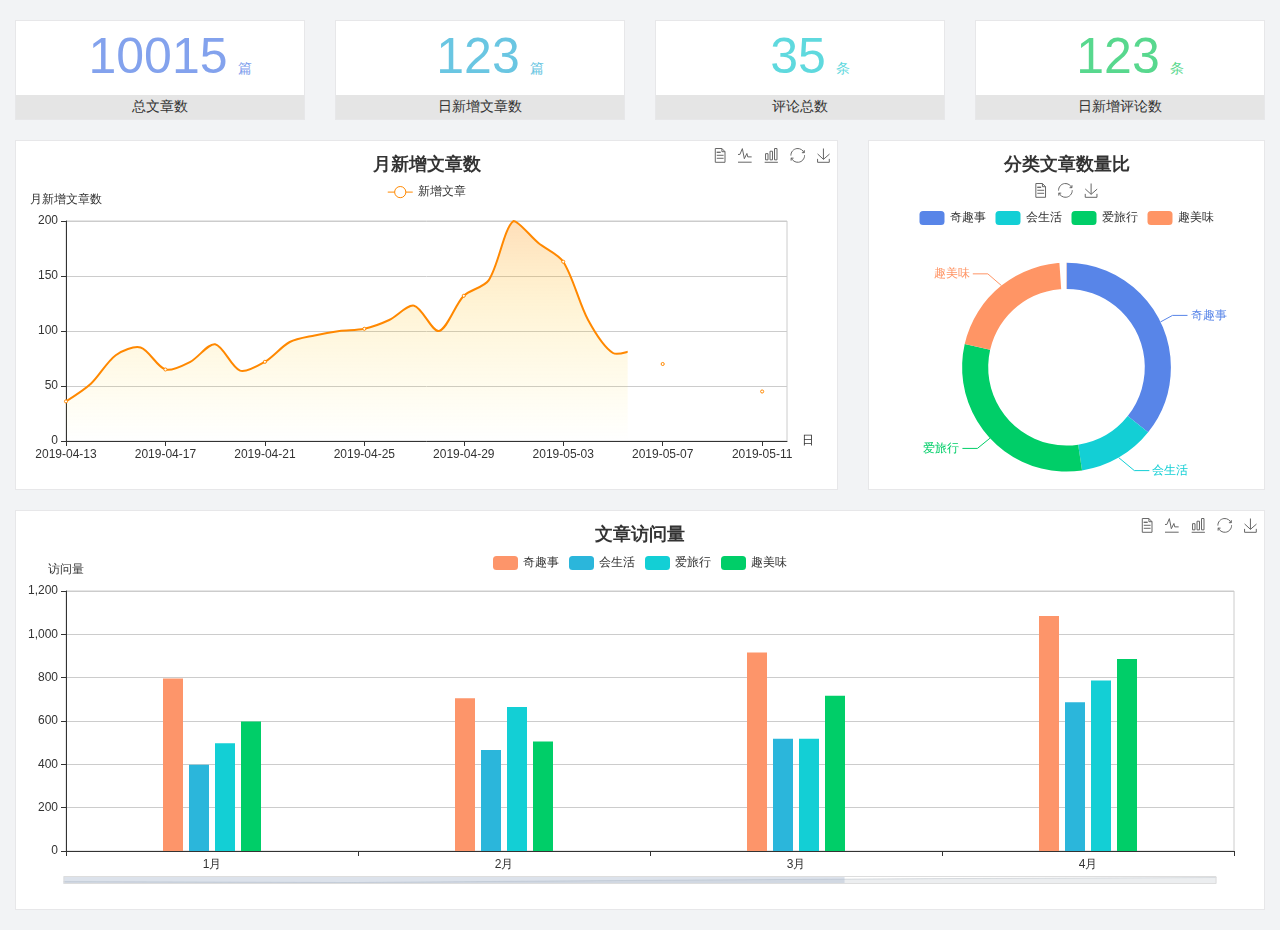
<file: home/dashboard.html>
<!DOCTYPE html>
<html lang="en">
  <head>
    <meta charset="UTF-8" />
    <meta name="viewport" content="width=device-width, initial-scale=1.0" />
    <meta http-equiv="X-UA-Compatible" content="ie=edge" />
    <title>图表统计</title>
    <link rel="stylesheet" href="../../assets/lib/bootstrap.css" />
    <link rel="stylesheet" href="../../assets/lib/main.css" />
    <script src="../../assets/lib/jquery.js"></script>
    <script
      type="text/javascript"
      src="../../assets/lib/echarts.min.js"></script>
  </head>

  <body>
    <div class="container-fluid">
      <div class="row spannel_list">
        <div class="col-sm-3 col-xs-6">
          <div class="spannel">
            <em>10015</em><span>篇</span>
            <b>总文章数</b>
          </div>
        </div>
        <div class="col-sm-3 col-xs-6">
          <div class="spannel scolor01">
            <em>123</em><span>篇</span>
            <b>日新增文章数</b>
          </div>
        </div>
        <div class="col-sm-3 col-xs-6">
          <div class="spannel scolor02">
            <em>35</em><span>条</span>
            <b>评论总数</b>
          </div>
        </div>
        <div class="col-sm-3 col-xs-6">
          <div class="spannel scolor03">
            <em>123</em><span>条</span>
            <b>日新增评论数</b>
          </div>
        </div>
      </div>
    </div>

    <div class="container-fluid">
      <div class="row curve-pie">
        <div class="col-lg-8 col-md-8">
          <div class="gragh_pannel" id="curve_show"></div>
        </div>
        <div class="col-lg-4 col-md-4">
          <div class="gragh_pannel" id="pie_show"></div>
        </div>
      </div>
    </div>

    <div class="container-fluid">
      <div class="column_pannel" id="column_show"></div>
    </div>

    <script>
      var oChart = echarts.init(document.getElementById("curve_show"));
      var aList_all = [
        {
          count: 36,
          date: "2019-04-13",
        },
        {
          count: 52,
          date: "2019-04-14",
        },
        {
          count: 78,
          date: "2019-04-15",
        },
        {
          count: 85,
          date: "2019-04-16",
        },
        {
          count: 65,
          date: "2019-04-17",
        },
        {
          count: 72,
          date: "2019-04-18",
        },
        {
          count: 88,
          date: "2019-04-19",
        },
        {
          count: 64,
          date: "2019-04-20",
        },
        {
          count: 72,
          date: "2019-04-21",
        },
        {
          count: 90,
          date: "2019-04-22",
        },
        {
          count: 96,
          date: "2019-04-23",
        },
        {
          count: 100,
          date: "2019-04-24",
        },
        {
          count: 102,
          date: "2019-04-25",
        },
        {
          count: 110,
          date: "2019-04-26",
        },
        {
          count: 123,
          date: "2019-04-27",
        },
        {
          count: 100,
          date: "2019-04-28",
        },
        {
          count: 132,
          date: "2019-04-29",
        },
        {
          count: 146,
          date: "2019-04-30",
        },
        {
          count: 200,
          date: "2019-05-01",
        },
        {
          count: 180,
          date: "2019-05-02",
        },
        {
          count: 163,
          date: "2019-05-03",
        },
        {
          count: 110,
          date: "2019-05-04",
        },
        {
          count: 80,
          date: "2019-05-05",
        },
        {
          count: 82,
          date: "2019-05-06",
        },
        {
          count: 70,
          date: "2019-05-07",
        },
        {
          count: 65,
          date: "2019-05-08",
        },
        {
          count: 54,
          date: "2019-05-09",
        },
        {
          count: 40,
          date: "2019-05-10",
        },
        {
          count: 45,
          date: "2019-05-11",
        },
        {
          count: 38,
          date: "2019-05-12",
        },
      ];

      let aCount = [];
      let aDate = [];

      for (var i = 0; i < aList_all.length; i++) {
        aCount.push(aList_all[i].count);
        aDate.push(aList_all[i].date);
      }

      var chartopt = {
        title: {
          text: "月新增文章数",
          left: "center",
          top: "10",
        },
        tooltip: {
          trigger: "axis",
        },
        legend: {
          data: ["新增文章"],
          top: "40",
        },
        toolbox: {
          show: true,
          feature: {
            mark: {
              show: true,
            },
            dataView: {
              show: true,
              readOnly: false,
            },
            magicType: {
              show: true,
              type: ["line", "bar"],
            },
            restore: {
              show: true,
            },
            saveAsImage: {
              show: true,
            },
          },
        },
        calculable: true,
        xAxis: [
          {
            name: "日",
            type: "category",
            boundaryGap: false,
            data: aDate,
          },
        ],
        yAxis: [
          {
            name: "月新增文章数",
            type: "value",
          },
        ],
        series: [
          {
            name: "新增文章",
            type: "line",
            smooth: true,
            itemStyle: {
              normal: {
                areaStyle: {
                  type: "default",
                },
                color: "#f80",
              },
              lineStyle: {
                color: "#f80",
              },
            },
            data: aCount,
          },
        ],
        areaStyle: {
          normal: {
            color: new echarts.graphic.LinearGradient(0, 0, 0, 1, [
              {
                offset: 0,
                color: "rgba(255,136,0,0.39)",
              },
              {
                offset: 0.34,
                color: "rgba(255,180,0,0.25)",
              },
              {
                offset: 1,
                color: "rgba(255,222,0,0.00)",
              },
            ]),
          },
        },
        grid: {
          show: true,
          x: 50,
          x2: 50,
          y: 80,
          height: 220,
        },
      };

      oChart.setOption(chartopt);

      var oPie = echarts.init(document.getElementById("pie_show"));
      var oPieopt = {
        title: {
          top: 10,
          text: "分类文章数量比",
          x: "center",
        },
        tooltip: {
          trigger: "item",
          formatter: "{a} <br/>{b} : {c} ({d}%)",
        },
        color: ["#5885e8", "#13cfd5", "#00ce68", "#ff9565"],
        legend: {
          x: "center",
          top: 65,
          data: ["奇趣事", "会生活", "爱旅行", "趣美味"],
        },
        toolbox: {
          show: true,
          x: "center",
          top: 35,
          feature: {
            mark: {
              show: true,
            },
            dataView: {
              show: true,
              readOnly: false,
            },
            magicType: {
              show: true,
              type: ["pie", "funnel"],
              option: {
                funnel: {
                  x: "25%",
                  width: "50%",
                  funnelAlign: "left",
                  max: 1548,
                },
              },
            },
            restore: {
              show: true,
            },
            saveAsImage: {
              show: true,
            },
          },
        },
        calculable: true,
        series: [
          {
            name: "访问来源",
            type: "pie",
            radius: ["45%", "60%"],
            center: ["50%", "65%"],
            data: [
              {
                value: 300,
                name: "奇趣事",
              },
              {
                value: 100,
                name: "会生活",
              },
              {
                value: 260,
                name: "爱旅行",
              },
              {
                value: 180,
                name: "趣美味",
              },
            ],
          },
        ],
      };
      oPie.setOption(oPieopt);

      var oColumn = this.echarts.init(document.getElementById("column_show"));
      var oColumnopt = {
        title: {
          text: "文章访问量",
          left: "center",
          top: "10",
        },
        tooltip: {
          trigger: "axis",
        },
        legend: {
          data: ["奇趣事", "会生活", "爱旅行", "趣美味"],
          top: "40",
        },
        toolbox: {
          show: true,
          feature: {
            mark: {
              show: true,
            },
            dataView: {
              show: true,
              readOnly: false,
            },
            magicType: {
              show: true,
              type: ["line", "bar"],
            },
            restore: {
              show: true,
            },
            saveAsImage: {
              show: true,
            },
          },
        },
        calculable: true,
        xAxis: [
          {
            type: "category",
            data: ["1月", "2月", "3月", "4月", "5月"],
          },
        ],
        yAxis: [
          {
            name: "访问量",
            type: "value",
          },
        ],
        series: [
          {
            name: "奇趣事",
            type: "bar",
            barWidth: 20,
            itemStyle: {
              normal: {
                areaStyle: {
                  type: "default",
                },
                color: "#fd956a",
              },
            },
            data: [800, 708, 920, 1090, 1200],
          },
          {
            name: "会生活",
            type: "bar",
            barWidth: 20,
            itemStyle: {
              normal: {
                areaStyle: {
                  type: "default",
                },
                color: "#2bb6db",
              },
            },
            data: [400, 468, 520, 690, 800],
          },
          {
            name: "爱旅行",
            type: "bar",
            barWidth: 20,
            itemStyle: {
              normal: {
                areaStyle: {
                  type: "default",
                },
                color: "#13cfd5",
              },
            },
            data: [500, 668, 520, 790, 900],
          },
          {
            name: "趣美味",
            type: "bar",
            barWidth: 20,
            itemStyle: {
              normal: {
                areaStyle: {
                  type: "default",
                },
                color: "#00ce68",
              },
            },
            data: [600, 508, 720, 890, 1000],
          },
        ],
        grid: {
          show: true,
          x: 50,
          x2: 30,
          y: 80,
          height: 260,
        },
        dataZoom: [
          //给x轴设置滚动条
          {
            start: 0, //默认为0
            end: 100 - 1000 / 31, //默认为100
            type: "slider",
            show: true,
            xAxisIndex: [0],
            handleSize: 0, //滑动条的 左右2个滑动条的大小
            height: 8, //组件高度
            left: 45, //左边的距离
            right: 50, //右边的距离
            bottom: 26, //右边的距离
            handleColor: "#ddd", //h滑动图标的颜色
            handleStyle: {
              borderColor: "#cacaca",
              borderWidth: "1",
              shadowBlur: 2,
              background: "#ddd",
              shadowColor: "#ddd",
            },
          },
        ],
      };
      oColumn.setOption(oColumnopt);
    </script>
  </body>
</html>
</file>
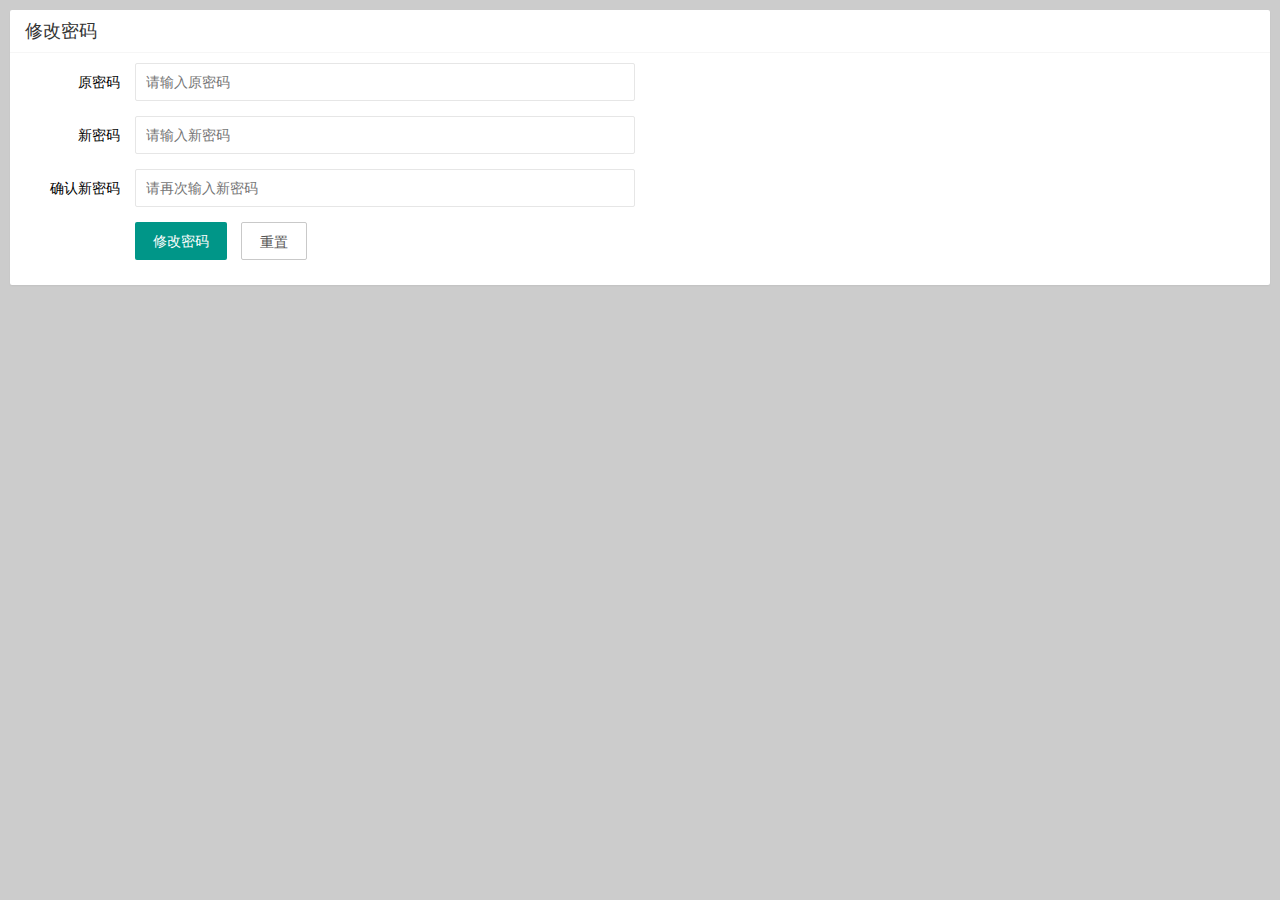
<file: user/reset-pwd.html>
<!DOCTYPE html>
<html lang="en">

<head>
    <meta charset="UTF-8">
    <meta http-equiv="X-UA-Compatible" content="IE=edge">
    <meta name="viewport" content="width=device-width, initial-scale=1.0">
    <title>Document</title>
    <link rel="stylesheet" href="../assets/lib/layui/css/layui.css">
    <link rel="stylesheet" href="../assets/css/user/user-info.css">

    <script src="../assets/lib/jquery.js"></script>

</head>

<body>

    <div class="layui-card">
        <div class="layui-card-header" style="font-size: large;">修改密码</div>
        <div class="layui-card-body">
            <!-- 1.  lay-filter:用于一致性获取表单值/赋值-->
            <form class="layui-form">

                <div class="layui-form-item">
                    <label class="layui-form-label"> 原密码</label>

                    <input type="password" name="oldPwd" required lay-verify="required|pwd" autocomplete="off" class="layui-input" placeholder="请输入原密码">
                </div>
                <div class="layui-form-item">
                    <label class="layui-form-label">新密码</label>

                    <input type="password" name="newPwd" required lay-verify="required|pwd" placeholder="请输入新密码" autocomplete="off" class="layui-input newpwd">
                </div>
                <div class="layui-form-item">

                    <label class="layui-form-label">确认新密码</label>
                    <input type="password" name="newPwd" required lay-verify="required|repwd" placeholder="请再次输入新密码" autocomplete="off" class="layui-input">
                </div>
                <div class="layui-form-item">
                    <div class="layui-input-block">
                        <button class="layui-btn" lay-submit lay-filter="formDemo">修改密码</button>
                        <button type="reset" class="layui-btn layui-btn-primary reset">重置</button>
                    </div>
                </div>

            </form>

        </div>
    </div>
    <script src="../assets/js/baseAPI.js"></script>
    <script src="../assets/lib/layui/layui.all.js"></script>
    <script src="../assets/js/user/reset-pwd.js"></script>


</body>

</html>
</file>
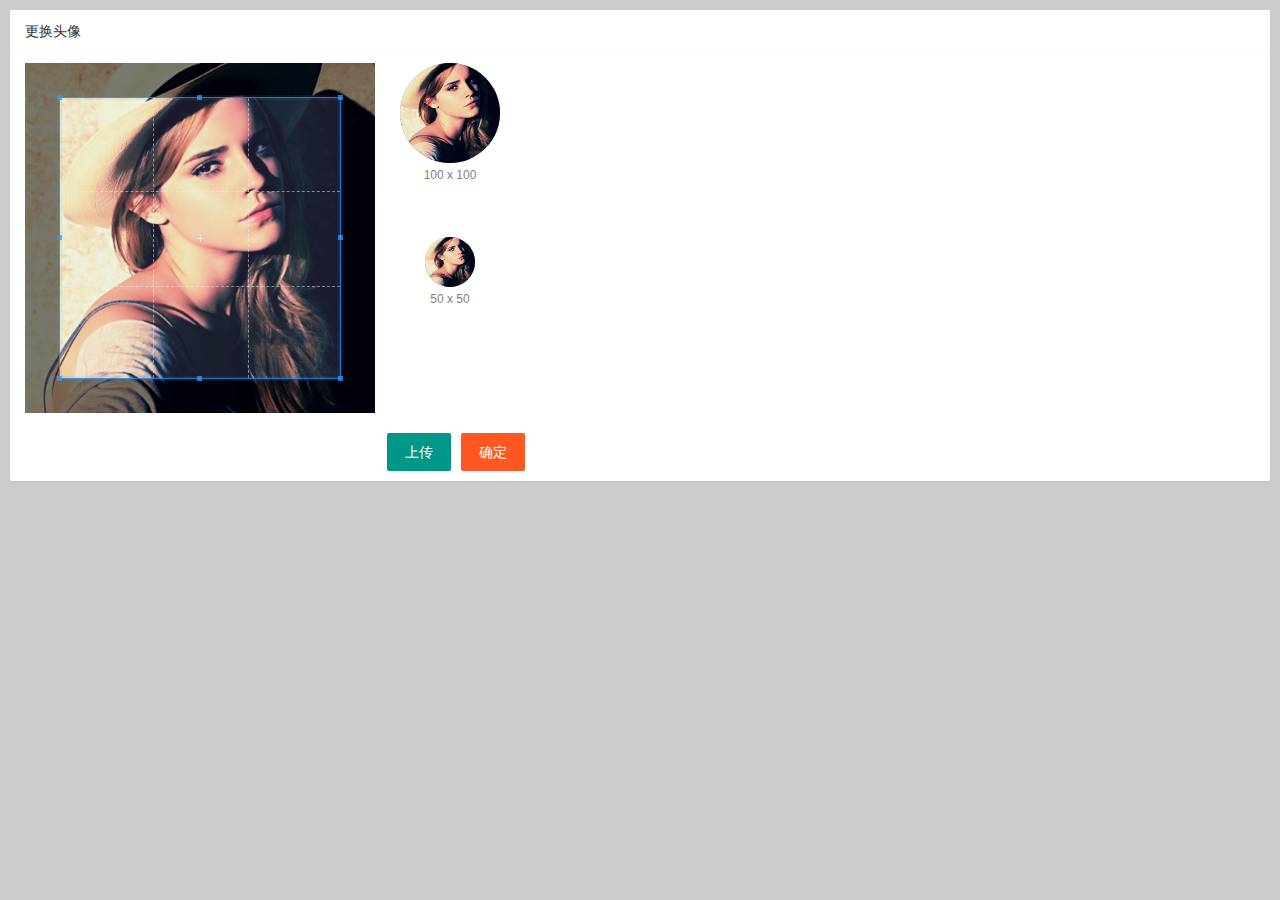
<file: user/user-avatar.html>
<!DOCTYPE html>
<html lang="en">

<head>
    <meta charset="UTF-8">
    <meta http-equiv="X-UA-Compatible" content="IE=edge">
    <meta name="viewport" content="width=device-width, initial-scale=1.0">
    <title>Document</title>
    <link rel="stylesheet" href="../assets/lib/layui/css/layui.css">
    <link rel="stylesheet" href="../assets/css/user/user-avatar.css">

    <!-- 更换头像：使用图片裁剪插件copper -->
    <!-- 1 导入scropper.csss -->
    <link rel="stylesheet" href="/assets/lib/cropper/cropper.css" />

</head>

<body>
    <div class="layui-card">
        <div class="layui-card-header">更换头像</div>
        <div class="layui-card-body">
            <!-- 第一行的图片裁剪和预览区域 -->
            <div class="row1">
                <!-- 图片裁剪区域 -->
                <div class="cropper-box">
                    <!-- 这个 img 标签很重要，将来会把它初始化为裁剪区域 -->
                    <img id="image" src="/assets/images/sample.jpg" />
                </div>
                <!-- 图片的预览区域 -->
                <div class="preview-box">
                    <div>
                        <!-- 宽高为 100px 的预览区域 -->
                        <div class="img-preview w100"></div>
                        <p class="size">100 x 100</p>
                    </div>
                    <div>
                        <!-- 宽高为 50px 的预览区域 -->
                        <div class="img-preview w50"></div>
                        <p class="size">50 x 50</p>
                    </div>
                </div>
            </div>

            <!-- 第二行的按钮区域 -->
            <div class="row2">
                <!-- 2 如何实现上传文件（裁剪图片）？ -->
                <!-- 2.1 隐藏的文件选择框：通常用于点击某个按钮实现选择文件功能 -->
                <!-- 2.3 显示文件选择的类型：accept：为jpeg/png的图片 -->
                <input type="file" style="display: none;" id="file" accept="image/png,image/jpeg">
                <button type="button" class="layui-btn" id="upload-btn">上传</button>
                <button type="button" class="layui-btn layui-btn-danger" id="confirn-btn">确定</button>
            </div>
        </div>
    </div>

    <!-- 2 导入corpper三个相关js文件js -->
    <script src="../assets/lib/jquery.js"></script>
    <script src="../assets/js/baseAPI.js"></script>
    <script src="../assets/lib/layui/layui.all.js"></script>
    <script src="../assets/lib/cropper/Cropper.js"></script>
    <script src="../assets/lib/cropper/jquery-cropper.js"></script>
    <script src="../assets/js/user/user-avatar.js"></script>


</body>

</html>
</file>
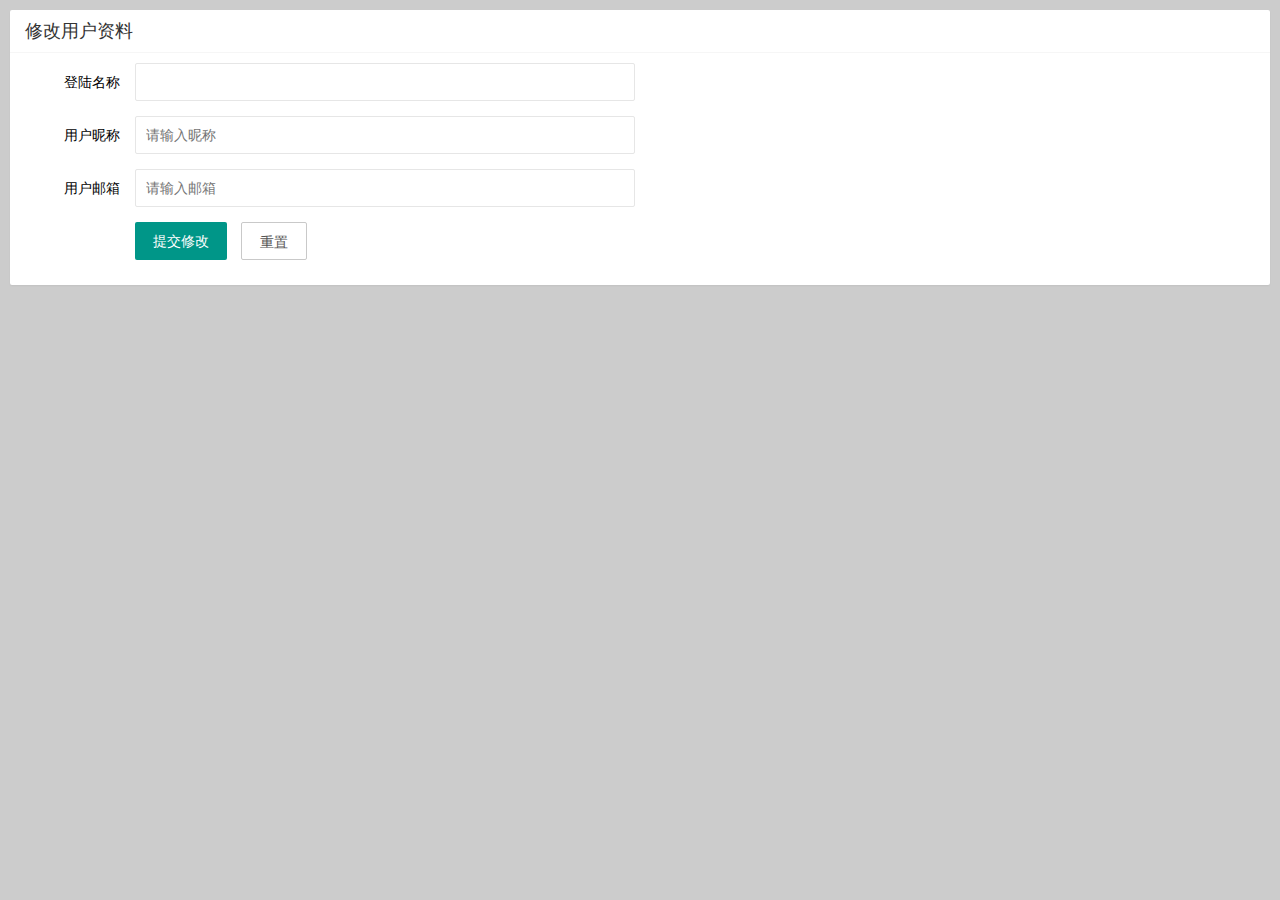
<file: user/user-info.html>
<!DOCTYPE html>
<html lang="en">

<head>
    <meta charset="UTF-8">
    <meta http-equiv="X-UA-Compatible" content="IE=edge">
    <meta name="viewport" content="width=device-width, initial-scale=1.0">
    <title>Document</title>
    <link rel="stylesheet" href="../assets/lib/layui/css/layui.css">
    <link rel="stylesheet" href="../assets/css/user/user-info.css">


    <script src="../assets/lib/jquery.js"></script>
    <script src="../assets/js/baseAPI.js"></script>
    <script src="../assets/js/user/user-info.js"></script>
</head>

<body>

    <div class="layui-card">
        <div class="layui-card-header" style="font-size: large;">修改用户资料</div>
        <div class="layui-card-body">
            <!-- 1.  lay-filter:用于一致性获取表单值/赋值-->
            <form class="layui-form" action="" lay-filter="userinfo-form">

                <!-- 输入框隐藏域：可用于赋值，比如用户id值，但不显示-->
                <input type="hidden" name="id">
                <!--  -->
                <div class="layui-form-item">
                    <label class="layui-form-label"> 登陆名称</label>

                    <input type="text" name="username" required lay-verify="required" autocomplete="off" class="layui-input" readonly>
                </div>
                <div class="layui-form-item">
                    <label class="layui-form-label">用户昵称</label>

                    <input type="text" name="nickname" required lay-verify="required" placeholder="请输入昵称" autocomplete="off" class="layui-input">
                </div>
                <div class="layui-form-item">

                    <label class="layui-form-label">用户邮箱</label>
                    <input type="email" name="email" required lay-verify="required" placeholder="请输入邮箱" autocomplete="off" class="layui-input">
                </div>
                <div class="layui-form-item">
                    <div class="layui-input-block">
                        <button class="layui-btn" lay-submit lay-filter="formDemo">提交修改</button>
                        <button type="reset" class="layui-btn layui-btn-primary reset">重置</button>
                    </div>
                </div>

            </form>

        </div>
    </div>

    <script src="../assets/lib/layui/layui.all.js"></script>


</body>

</html>
</file>
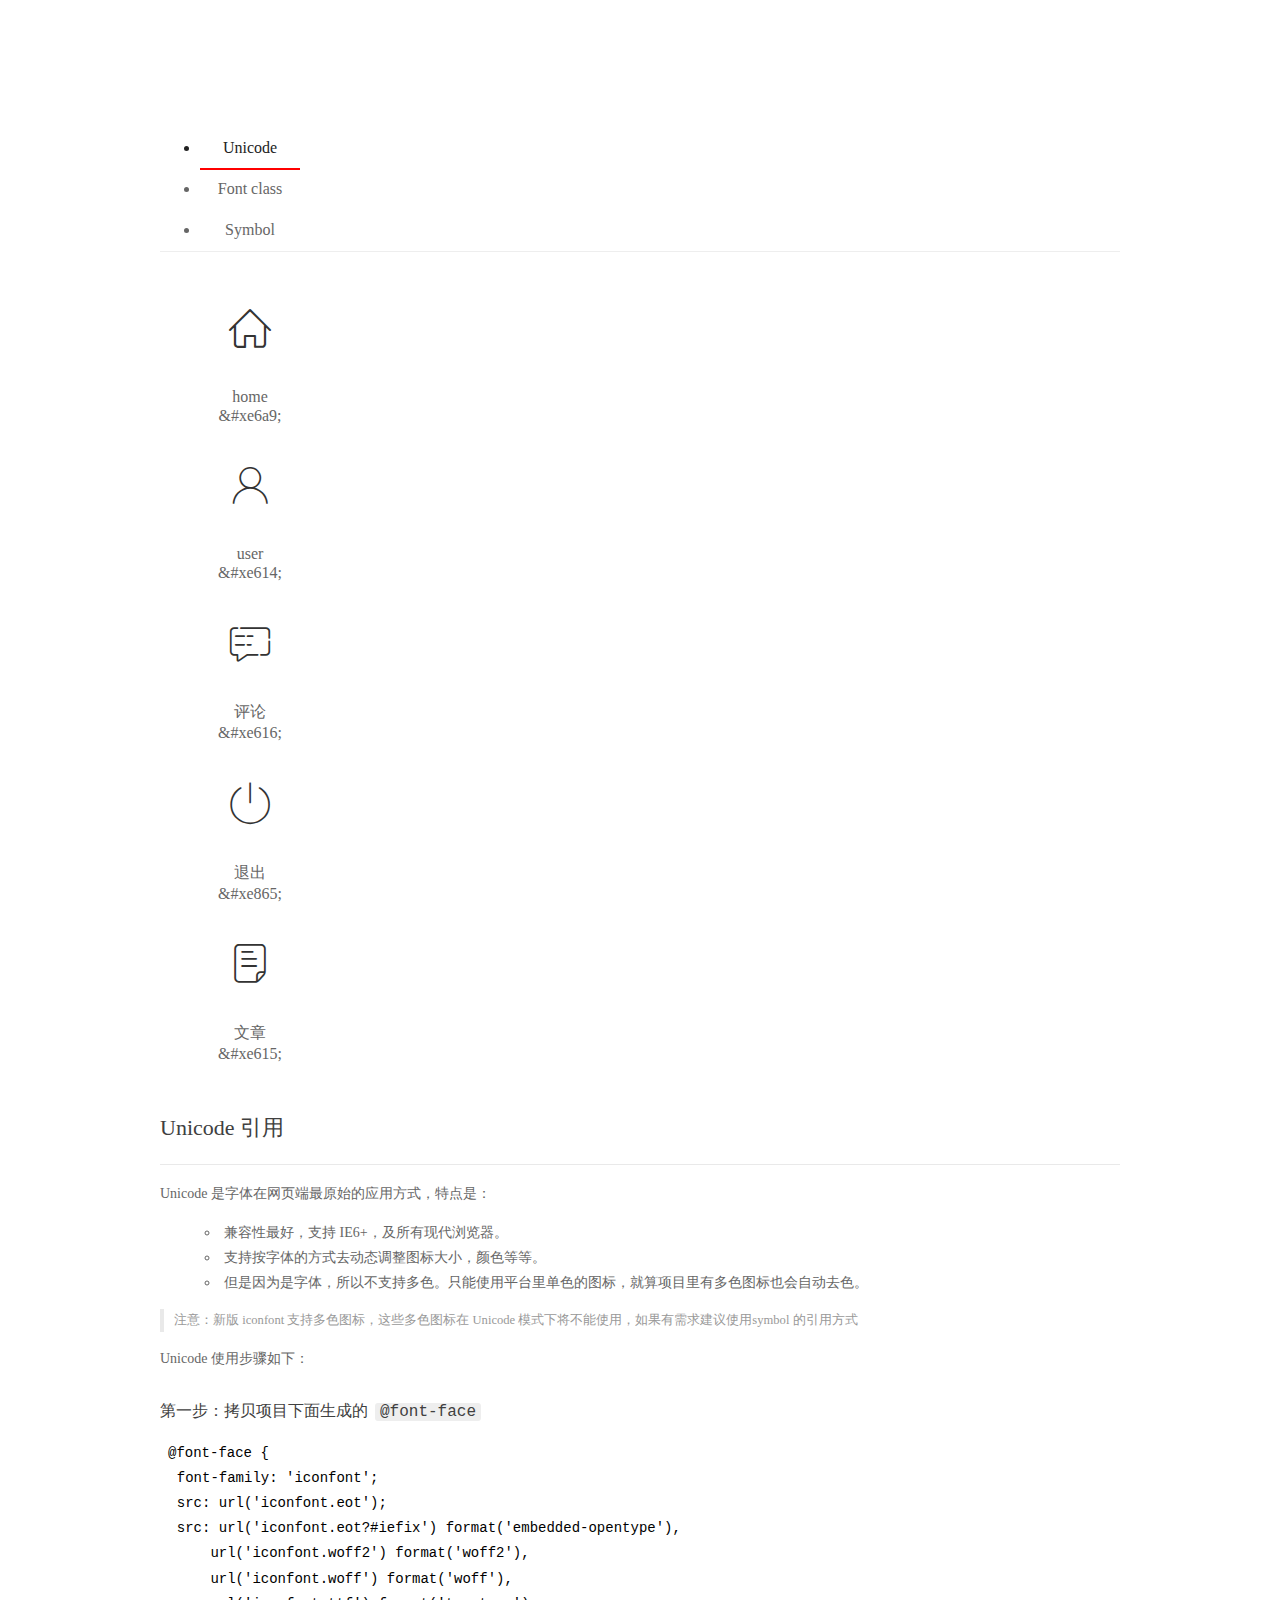
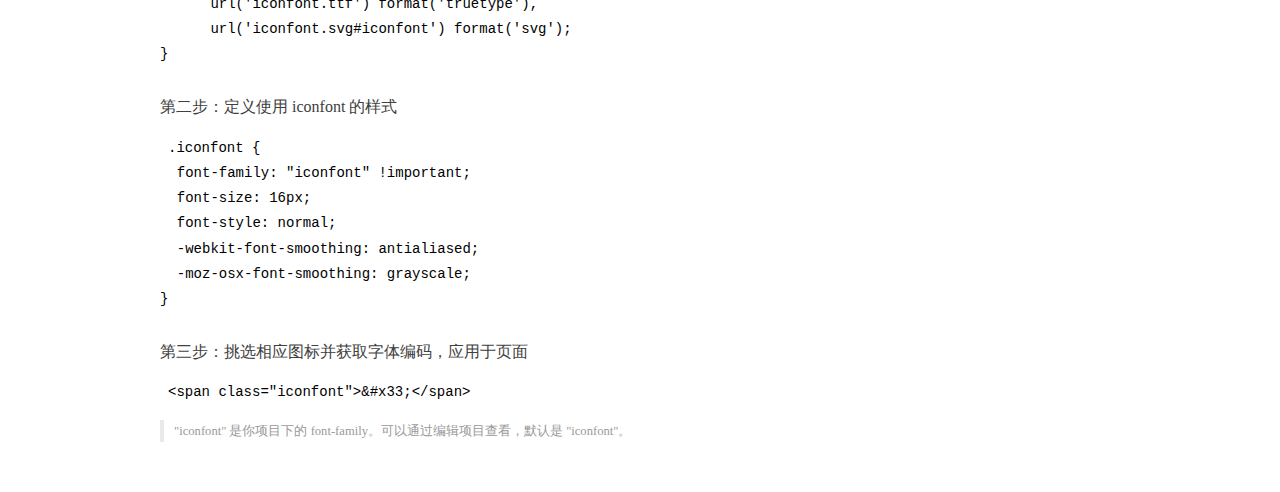
<file: assets/fonts/demo_index.html>
<!DOCTYPE html>
<html>
  <head>
    <meta charset="utf-8" />
    <title>IconFont Demo</title>
    <link
      rel="shortcut icon"
      href="https://gtms04.alicdn.com/tps/i4/TB1_oz6GVXXXXaFXpXXJDFnIXXX-64-64.ico"
      type="image/x-icon" />
    <link
      rel="stylesheet"
      href="https://g.alicdn.com/thx/cube/1.3.2/cube.min.css" />
    <link rel="stylesheet" href="demo.css" />
    <link rel="stylesheet" href="iconfont.css" />
    <script src="iconfont.js"></script>
    <!-- jQuery -->
    <script src="https://a1.alicdn.com/oss/uploads/2018/12/26/7bfddb60-08e8-11e9-9b04-53e73bb6408b.js"></script>
    <!-- 代码高亮 -->
    <script src="https://a1.alicdn.com/oss/uploads/2018/12/26/a3f714d0-08e6-11e9-8a15-ebf944d7534c.js"></script>
  </head>
  <body>
    <div class="main">
      <h1 class="logo">
        <a href="https://www.iconfont.cn/" title="iconfont 首页" target="_blank"
          >&#xe86b;</a
        >
      </h1>
      <div class="nav-tabs">
        <ul id="tabs" class="dib-box">
          <li class="dib active"><span>Unicode</span></li>
          <li class="dib"><span>Font class</span></li>
          <li class="dib"><span>Symbol</span></li>
        </ul>
      </div>
      <div class="tab-container">
        <div class="content unicode" style="display: block">
          <ul class="icon_lists dib-box">
            <li class="dib">
              <span class="icon iconfont">&#xe6a9;</span>
              <div class="name">home</div>
              <div class="code-name">&amp;#xe6a9;</div>
            </li>

            <li class="dib">
              <span class="icon iconfont">&#xe614;</span>
              <div class="name">user</div>
              <div class="code-name">&amp;#xe614;</div>
            </li>

            <li class="dib">
              <span class="icon iconfont">&#xe616;</span>
              <div class="name">评论</div>
              <div class="code-name">&amp;#xe616;</div>
            </li>

            <li class="dib">
              <span class="icon iconfont">&#xe865;</span>
              <div class="name">退出</div>
              <div class="code-name">&amp;#xe865;</div>
            </li>

            <li class="dib">
              <span class="icon iconfont">&#xe615;</span>
              <div class="name">文章</div>
              <div class="code-name">&amp;#xe615;</div>
            </li>
          </ul>
          <div class="article markdown">
            <h2 id="unicode-">Unicode 引用</h2>
            <hr />

            <p>Unicode 是字体在网页端最原始的应用方式，特点是：</p>
            <ul>
              <li>兼容性最好，支持 IE6+，及所有现代浏览器。</li>
              <li>支持按字体的方式去动态调整图标大小，颜色等等。</li>
              <li>
                但是因为是字体，所以不支持多色。只能使用平台里单色的图标，就算项目里有多色图标也会自动去色。
              </li>
            </ul>
            <blockquote>
              <p>
                注意：新版 iconfont 支持多色图标，这些多色图标在 Unicode
                模式下将不能使用，如果有需求建议使用symbol 的引用方式
              </p>
            </blockquote>
            <p>Unicode 使用步骤如下：</p>
            <h3 id="-font-face">
              第一步：拷贝项目下面生成的 <code>@font-face</code>
            </h3>
            <pre><code class="language-css"
>@font-face {
  font-family: 'iconfont';
  src: url('iconfont.eot');
  src: url('iconfont.eot?#iefix') format('embedded-opentype'),
      url('iconfont.woff2') format('woff2'),
      url('iconfont.woff') format('woff'),
      url('iconfont.ttf') format('truetype'),
      url('iconfont.svg#iconfont') format('svg');
}
</code></pre>
            <h3 id="-iconfont-">第二步：定义使用 iconfont 的样式</h3>
            <pre><code class="language-css"
>.iconfont {
  font-family: "iconfont" !important;
  font-size: 16px;
  font-style: normal;
  -webkit-font-smoothing: antialiased;
  -moz-osx-font-smoothing: grayscale;
}
</code></pre>
            <h3 id="-">第三步：挑选相应图标并获取字体编码，应用于页面</h3>
            <pre>
<code class="language-html"
>&lt;span class="iconfont"&gt;&amp;#x33;&lt;/span&gt;
</code></pre>
            <blockquote>
              <p>
                "iconfont" 是你项目下的
                font-family。可以通过编辑项目查看，默认是 "iconfont"。
              </p>
            </blockquote>
          </div>
        </div>
        <div class="content font-class">
          <ul class="icon_lists dib-box">
            <li class="dib">
              <span class="icon iconfont icon-home"></span>
              <div class="name">home</div>
              <div class="code-name">.icon-home</div>
            </li>

            <li class="dib">
              <span class="icon iconfont icon-user"></span>
              <div class="name">user</div>
              <div class="code-name">.icon-user</div>
            </li>

            <li class="dib">
              <span class="icon iconfont icon-pinglun"></span>
              <div class="name">评论</div>
              <div class="code-name">.icon-pinglun</div>
            </li>

            <li class="dib">
              <span class="icon iconfont icon-tuichu"></span>
              <div class="name">退出</div>
              <div class="code-name">.icon-tuichu</div>
            </li>

            <li class="dib">
              <span class="icon iconfont icon-16"></span>
              <div class="name">文章</div>
              <div class="code-name">.icon-16</div>
            </li>
          </ul>
          <div class="article markdown">
            <h2 id="font-class-">font-class 引用</h2>
            <hr />

            <p>
              font-class 是 Unicode 使用方式的一种变种，主要是解决 Unicode
              书写不直观，语意不明确的问题。
            </p>
            <p>与 Unicode 使用方式相比，具有如下特点：</p>
            <ul>
              <li>兼容性良好，支持 IE8+，及所有现代浏览器。</li>
              <li>
                相比于 Unicode 语意明确，书写更直观。可以很容易分辨这个 icon
                是什么。
              </li>
              <li>
                因为使用 class 来定义图标，所以当要替换图标时，只需要修改 class
                里面的 Unicode 引用。
              </li>
              <li>不过因为本质上还是使用的字体，所以多色图标还是不支持的。</li>
            </ul>
            <p>使用步骤如下：</p>
            <h3 id="-fontclass-">
              第一步：引入项目下面生成的 fontclass 代码：
            </h3>
            <pre><code class="language-html">&lt;link rel="stylesheet" href="./iconfont.css"&gt;
</code></pre>
            <h3 id="-">第二步：挑选相应图标并获取类名，应用于页面：</h3>
            <pre><code class="language-html">&lt;span class="iconfont icon-xxx"&gt;&lt;/span&gt;
</code></pre>
            <blockquote>
              <p>
                " iconfont" 是你项目下的
                font-family。可以通过编辑项目查看，默认是 "iconfont"。
              </p>
            </blockquote>
          </div>
        </div>
        <div class="content symbol">
          <ul class="icon_lists dib-box">
            <li class="dib">
              <svg class="icon svg-icon" aria-hidden="true">
                <use xlink:href="#icon-home"></use>
              </svg>
              <div class="name">home</div>
              <div class="code-name">#icon-home</div>
            </li>

            <li class="dib">
              <svg class="icon svg-icon" aria-hidden="true">
                <use xlink:href="#icon-user"></use>
              </svg>
              <div class="name">user</div>
              <div class="code-name">#icon-user</div>
            </li>

            <li class="dib">
              <svg class="icon svg-icon" aria-hidden="true">
                <use xlink:href="#icon-pinglun"></use>
              </svg>
              <div class="name">评论</div>
              <div class="code-name">#icon-pinglun</div>
            </li>

            <li class="dib">
              <svg class="icon svg-icon" aria-hidden="true">
                <use xlink:href="#icon-tuichu"></use>
              </svg>
              <div class="name">退出</div>
              <div class="code-name">#icon-tuichu</div>
            </li>

            <li class="dib">
              <svg class="icon svg-icon" aria-hidden="true">
                <use xlink:href="#icon-16"></use>
              </svg>
              <div class="name">文章</div>
              <div class="code-name">#icon-16</div>
            </li>
          </ul>
          <div class="article markdown">
            <h2 id="symbol-">Symbol 引用</h2>
            <hr />

            <p>
              这是一种全新的使用方式，应该说这才是未来的主流，也是平台目前推荐的用法。相关介绍可以参考这篇<a
                href=""
                >文章</a
              >
              这种用法其实是做了一个 SVG 的集合，与另外两种相比具有如下特点：
            </p>
            <ul>
              <li>支持多色图标了，不再受单色限制。</li>
              <li>
                通过一些技巧，支持像字体那样，通过 <code>font-size</code>,
                <code>color</code> 来调整样式。
              </li>
              <li>兼容性较差，支持 IE9+，及现代浏览器。</li>
              <li>浏览器渲染 SVG 的性能一般，还不如 png。</li>
            </ul>
            <p>使用步骤如下：</p>
            <h3 id="-symbol-">第一步：引入项目下面生成的 symbol 代码：</h3>
            <pre><code class="language-html">&lt;script src="./iconfont.js"&gt;&lt;/script&gt;
</code></pre>
            <h3 id="-css-">第二步：加入通用 CSS 代码（引入一次就行）：</h3>
            <pre><code class="language-html">&lt;style&gt;
.icon {
  width: 1em;
  height: 1em;
  vertical-align: -0.15em;
  fill: currentColor;
  overflow: hidden;
}
&lt;/style&gt;
</code></pre>
            <h3 id="-">第三步：挑选相应图标并获取类名，应用于页面：</h3>
            <pre><code class="language-html">&lt;svg class="icon" aria-hidden="true"&gt;
  &lt;use xlink:href="#icon-xxx"&gt;&lt;/use&gt;
&lt;/svg&gt;
</code></pre>
          </div>
        </div>
      </div>
    </div>
    <script>
      $(document).ready(function () {
        $(".tab-container .content:first").show();

        $("#tabs li").click(function (e) {
          var tabContent = $(".tab-container .content");
          var index = $(this).index();

          if ($(this).hasClass("active")) {
            return;
          } else {
            $("#tabs li").removeClass("active");
            $(this).addClass("active");

            tabContent.hide().eq(index).fadeIn();
          }
        });
      });
    </script>
  </body>
</html>
</file>
<file: assets/lib/main.css>
body{
    font-family:'MicroSoft YaHei';
    background-color: #f2f3f5;
}
.main_wrap{
    position:fixed;
    width:100%;
    height:100%;
    left:0px;
    top:0px;
    background:url('../images/login_bg.jpg'); 
    background-size:100% 100%; 
  }
.header{
    width:1200px;
    overflow: hidden;
    margin:20px auto 0;
}
.heade .logo{
    float: left;
}
.header .copyright{
    float:right;
    font-size:12px;
    color:#fff;
    text-align:right;
    line-height:20px;
    margin-top:10px;
}
.login_form_con{
    position:absolute;
    left:50%;
    top:50%;
    margin-left:-200px;
    margin-top:-155px;
    width:400px;
    height:310px;
    background-color: #edeff0;
}

.login_form{
    position: relative;
}

.login_form .icon-user{
    position:absolute;
    font-size:16px;
    color:#999;
    left:46px;
    top:12px;
}
.login_form .icon-key{
    position:absolute;
    font-size:18px;
    color:#999;
    left:46px;
    top:78px;
}
.login_title{
    height:60px;
    background:url('../images/login_title.png') center center no-repeat #fff;
}
.input_txt,.input_pass,.input_sub{
    display:block;
    width:334px;
    height:37px;
    padding:0px;
    text-indent:40px;
    border:1px solid #ddd;
    margin:27px auto 0;
    outline:none;
}
.input_sub{
    margin-top:40px;
    height:42px;
    background-color: #19b9e7;
    text-indent:0px;
    font-size:18px;
    color:#fff;
    cursor: pointer;
}
.input_sub:hover{
    background-color: #08a0cc;
}

.sider{
    position:fixed;
    left:0;
    top:0;
    bottom:0;
    width:210px;
    background-color: #323745;
}
.sider .logo{
    display:block;
    height:56px;
    background-color: #242732;
    overflow: hidden;
}
.sider .logo img{
    display:block;
    margin:6px auto 0;
}
.user_info{
    height:79px;
    border-bottom:1px solid #5a5e6b;
}

.user_info img{
    float: left;
    width:40px;
    height:40px;
    border-radius:20px;
    margin:19px 0 0 30px;
}
.user_info span{
    float: left;
    width:120px;
    font-size:12px;
    color:#fff;
    margin:23px 0 0 20px;
}
.user_info b{
    float: left;
    width: 120px;
    font-weight:normal;
    font-size:12px;
    color:#adafb5;
    margin:2px 0 0 20px;
}

.menu .level01{
    height:50px;
    line-height:50px;
}
.menu .level01 a{
    display:block;
    height:50px;
    font-size:12px;
    color:#adafb5;
    overflow: hidden;
}
.menu .level01.active a{
    background-color: #1378f0;
    color:#fff;
}
.menu .level01.active i{
    color:#fff;
}

.menu .level01 a:hover{
    background-color: #1378f0;
    color:#fff;
}
.menu .level01 a:hover i{
    color:#fff;
}
.menu .level01 i{
    color:#61646f;
    font-size:22px;
    float: left;
    margin-left:26px;
}
.menu .level01 span{
    float: left;
    margin-left:10px;
}
.menu .level01 b{
    float: right;
    margin-right:20px;
    font-weight:normal;
    transform:rotate(90deg);
    transition:all 500ms ease;
}

.menu .level01 .rotate0{
    transform:rotate(0deg);
}

.menu .level02{
    background: #242732;
    display:none;
}


.menu .level02 li{
    height:40px;
    line-height:40px;
}
.menu .level02 li a{
    display:block;
    height:40px;
    font-size:12px;
    color:#adafb5;
    overflow: hidden;
}

.menu .level02 li a:hover{
    background-color: #1378f0;
    color:#fff;
}

.menu .level02 li i{
    font-size:12px;
    float: left;
    margin-left:60px;
}
.menu .level02 li span{
    font-size:12px;
    float: left;
    margin-left:5px;
}

.menu .level02 .active a{
    color:#ffae00;
}

.header_bar{
    position:fixed;
    left:210px;
    right:0;
    top:0;
    height:56px;
    background-color: #fff;
}

.main{
    position:fixed;
    left:210px;
    top:56px;
    right:0;
    bottom:0;
    background-color: #f2f3f5;
}

.search_form{
    width:218px;
    height:33px;
    border:1px solid #ddd;
    background-color: #f2f3f5;
    border-radius:16px;
    float: left;
    margin:12px 0 0 27px;
}

.search_form input{
    padding:0px;
    margin:0px;
    border:0px;
    float: left;
    background-color: #f2f3f5;
    font-size:12px;
    width:175px;
    height:31px;
    margin-left:12px;
    outline:none;
   
}

.search_form .icon-search{
    line-height:33px;
    cursor: pointer;
    font-size:18px;
    color:#abaebb;
}
.user_center_link{
    float:right;

}
.user_center_link a{
    line-height:56px;
    font-size:12px;
    color:#999;
    margin-right:15px;
}
.user_center_link a:hover{
    color:#ffae00
}

.user_center_link img{
    width:42px;
    height:42px;
    border-radius:32px;
    margin-right:10px;
}

.spannel_list{
    margin-top:20px;
}

.spannel{
	height:100px;
	overflow:hidden;
	text-align:center;
    position:relative;
    background-color: #fff;
    border:1px solid #e7e7e9;
    margin-bottom:20px;
}

.spannel em{
    font-style:normal;
	font-size:50px;
	line-height:50px;
	display:inline-block;
	margin:10px 0 0 20px;
	font-family:'Arial';
	color:#83a2ed;
}

.spannel span{
	font-size:14px;
	display:inline-block;
	color:#83a2ed;
	margin-left:10px;
}

.spannel b{
	position:absolute;
	left:0;
	bottom:0;
	width:100%;
	line-height:24px;
	background:#e5e5e5;
	color:#333;
	font-size:14px;
	font-weight:normal;
}

.scolor01 em,.scolor01 span{
	color:#6ac6e2;
}

.scolor02 em,.scolor02 span{
	color:#5fd9de;
}

.scolor03 em,.scolor03 span{
	color:#58d88e;
}


.gragh_pannel{
    height:350px;
    border:1px solid #e7e7e9;
    background-color: #fff!important; 
    margin-bottom:20px;  
}

.column_pannel{
    margin-bottom:20px;
    height:400px;
    border:1px solid #e7e7e9;
    background-color: #fff!important;   
}

.common_title{
    line-height:42px;
    background-color: #fbfbfb;
    border:1px solid #e7e7e9;
    margin-top:20px;
    text-indent: 15px;
    font-size:14px;
    color:#333;
}

.common_con{
    border:1px solid #e7e7e9;
    border-top:0px;
    background-color: #fff;
    padding-bottom:20px;
    margin-bottom:20px;
}
.opt_btns{
    margin-top:20px;
}

.mp20{
    margin-top:20px;
}

.pagination{   
   margin:0;
}

.article_form{
    margin-top:20px;
}

.form-group{
    margin-bottom:25px;
}

.form-group label{
    font-weight:normal;
    color:#666;
}

.icon-icondate{
    line-height:16px;
}

.user_pic{
    width:100px;
    height:100px;
    margin-bottom:10px;
}

.article_cover{
    width:200px;
    height:200px;
    margin-bottom:10px;
}
</file>
<file: assets/lib/layui/css/layui.css>
/** layui-v2.5.5 MIT License By https://www.layui.com */
 .layui-inline,img{display:inline-block;vertical-align:middle}h1,h2,h3,h4,h5,h6{font-weight:400}.layui-edge,.layui-header,.layui-inline,.layui-main{position:relative}.layui-body,.layui-edge,.layui-elip{overflow:hidden}.layui-btn,.layui-edge,.layui-inline,img{vertical-align:middle}.layui-btn,.layui-disabled,.layui-icon,.layui-unselect{-moz-user-select:none;-webkit-user-select:none;-ms-user-select:none}.layui-elip,.layui-form-checkbox span,.layui-form-pane .layui-form-label{text-overflow:ellipsis;white-space:nowrap}.layui-breadcrumb,.layui-tree-btnGroup{visibility:hidden}blockquote,body,button,dd,div,dl,dt,form,h1,h2,h3,h4,h5,h6,input,li,ol,p,pre,td,textarea,th,ul{margin:0;padding:0;-webkit-tap-highlight-color:rgba(0,0,0,0)}a:active,a:hover{outline:0}img{border:none}li{list-style:none}table{border-collapse:collapse;border-spacing:0}h4,h5,h6{font-size:100%}button,input,optgroup,option,select,textarea{font-family:inherit;font-size:inherit;font-style:inherit;font-weight:inherit;outline:0}pre{white-space:pre-wrap;white-space:-moz-pre-wrap;white-space:-pre-wrap;white-space:-o-pre-wrap;word-wrap:break-word}body{line-height:24px;font:14px Helvetica Neue,Helvetica,PingFang SC,Tahoma,Arial,sans-serif}hr{height:1px;margin:10px 0;border:0;clear:both}a{color:#333;text-decoration:none}a:hover{color:#777}a cite{font-style:normal;*cursor:pointer}.layui-border-box,.layui-border-box *{box-sizing:border-box}.layui-box,.layui-box *{box-sizing:content-box}.layui-clear{clear:both;*zoom:1}.layui-clear:after{content:'\20';clear:both;*zoom:1;display:block;height:0}.layui-inline{*display:inline;*zoom:1}.layui-edge{display:inline-block;width:0;height:0;border-width:6px;border-style:dashed;border-color:transparent}.layui-edge-top{top:-4px;border-bottom-color:#999;border-bottom-style:solid}.layui-edge-right{border-left-color:#999;border-left-style:solid}.layui-edge-bottom{top:2px;border-top-color:#999;border-top-style:solid}.layui-edge-left{border-right-color:#999;border-right-style:solid}.layui-disabled,.layui-disabled:hover{color:#d2d2d2!important;cursor:not-allowed!important}.layui-circle{border-radius:100%}.layui-show{display:block!important}.layui-hide{display:none!important}@font-face{font-family:layui-icon;src:url(../font/iconfont.eot?v=250);src:url(../font/iconfont.eot?v=250#iefix) format('embedded-opentype'),url(../font/iconfont.woff2?v=250) format('woff2'),url(../font/iconfont.woff?v=250) format('woff'),url(../font/iconfont.ttf?v=250) format('truetype'),url(../font/iconfont.svg?v=250#layui-icon) format('svg')}.layui-icon{font-family:layui-icon!important;font-size:16px;font-style:normal;-webkit-font-smoothing:antialiased;-moz-osx-font-smoothing:grayscale}.layui-icon-reply-fill:before{content:"\e611"}.layui-icon-set-fill:before{content:"\e614"}.layui-icon-menu-fill:before{content:"\e60f"}.layui-icon-search:before{content:"\e615"}.layui-icon-share:before{content:"\e641"}.layui-icon-set-sm:before{content:"\e620"}.layui-icon-engine:before{content:"\e628"}.layui-icon-close:before{content:"\1006"}.layui-icon-close-fill:before{content:"\1007"}.layui-icon-chart-screen:before{content:"\e629"}.layui-icon-star:before{content:"\e600"}.layui-icon-circle-dot:before{content:"\e617"}.layui-icon-chat:before{content:"\e606"}.layui-icon-release:before{content:"\e609"}.layui-icon-list:before{content:"\e60a"}.layui-icon-chart:before{content:"\e62c"}.layui-icon-ok-circle:before{content:"\1005"}.layui-icon-layim-theme:before{content:"\e61b"}.layui-icon-table:before{content:"\e62d"}.layui-icon-right:before{content:"\e602"}.layui-icon-left:before{content:"\e603"}.layui-icon-cart-simple:before{content:"\e698"}.layui-icon-face-cry:before{content:"\e69c"}.layui-icon-face-smile:before{content:"\e6af"}.layui-icon-survey:before{content:"\e6b2"}.layui-icon-tree:before{content:"\e62e"}.layui-icon-upload-circle:before{content:"\e62f"}.layui-icon-add-circle:before{content:"\e61f"}.layui-icon-download-circle:before{content:"\e601"}.layui-icon-templeate-1:before{content:"\e630"}.layui-icon-util:before{content:"\e631"}.layui-icon-face-surprised:before{content:"\e664"}.layui-icon-edit:before{content:"\e642"}.layui-icon-speaker:before{content:"\e645"}.layui-icon-down:before{content:"\e61a"}.layui-icon-file:before{content:"\e621"}.layui-icon-layouts:before{content:"\e632"}.layui-icon-rate-half:before{content:"\e6c9"}.layui-icon-add-circle-fine:before{content:"\e608"}.layui-icon-prev-circle:before{content:"\e633"}.layui-icon-read:before{content:"\e705"}.layui-icon-404:before{content:"\e61c"}.layui-icon-carousel:before{content:"\e634"}.layui-icon-help:before{content:"\e607"}.layui-icon-code-circle:before{content:"\e635"}.layui-icon-water:before{content:"\e636"}.layui-icon-username:before{content:"\e66f"}.layui-icon-find-fill:before{content:"\e670"}.layui-icon-about:before{content:"\e60b"}.layui-icon-location:before{content:"\e715"}.layui-icon-up:before{content:"\e619"}.layui-icon-pause:before{content:"\e651"}.layui-icon-date:before{content:"\e637"}.layui-icon-layim-uploadfile:before{content:"\e61d"}.layui-icon-delete:before{content:"\e640"}.layui-icon-play:before{content:"\e652"}.layui-icon-top:before{content:"\e604"}.layui-icon-friends:before{content:"\e612"}.layui-icon-refresh-3:before{content:"\e9aa"}.layui-icon-ok:before{content:"\e605"}.layui-icon-layer:before{content:"\e638"}.layui-icon-face-smile-fine:before{content:"\e60c"}.layui-icon-dollar:before{content:"\e659"}.layui-icon-group:before{content:"\e613"}.layui-icon-layim-download:before{content:"\e61e"}.layui-icon-picture-fine:before{content:"\e60d"}.layui-icon-link:before{content:"\e64c"}.layui-icon-diamond:before{content:"\e735"}.layui-icon-log:before{content:"\e60e"}.layui-icon-rate-solid:before{content:"\e67a"}.layui-icon-fonts-del:before{content:"\e64f"}.layui-icon-unlink:before{content:"\e64d"}.layui-icon-fonts-clear:before{content:"\e639"}.layui-icon-triangle-r:before{content:"\e623"}.layui-icon-circle:before{content:"\e63f"}.layui-icon-radio:before{content:"\e643"}.layui-icon-align-center:before{content:"\e647"}.layui-icon-align-right:before{content:"\e648"}.layui-icon-align-left:before{content:"\e649"}.layui-icon-loading-1:before{content:"\e63e"}.layui-icon-return:before{content:"\e65c"}.layui-icon-fonts-strong:before{content:"\e62b"}.layui-icon-upload:before{content:"\e67c"}.layui-icon-dialogue:before{content:"\e63a"}.layui-icon-video:before{content:"\e6ed"}.layui-icon-headset:before{content:"\e6fc"}.layui-icon-cellphone-fine:before{content:"\e63b"}.layui-icon-add-1:before{content:"\e654"}.layui-icon-face-smile-b:before{content:"\e650"}.layui-icon-fonts-html:before{content:"\e64b"}.layui-icon-form:before{content:"\e63c"}.layui-icon-cart:before{content:"\e657"}.layui-icon-camera-fill:before{content:"\e65d"}.layui-icon-tabs:before{content:"\e62a"}.layui-icon-fonts-code:before{content:"\e64e"}.layui-icon-fire:before{content:"\e756"}.layui-icon-set:before{content:"\e716"}.layui-icon-fonts-u:before{content:"\e646"}.layui-icon-triangle-d:before{content:"\e625"}.layui-icon-tips:before{content:"\e702"}.layui-icon-picture:before{content:"\e64a"}.layui-icon-more-vertical:before{content:"\e671"}.layui-icon-flag:before{content:"\e66c"}.layui-icon-loading:before{content:"\e63d"}.layui-icon-fonts-i:before{content:"\e644"}.layui-icon-refresh-1:before{content:"\e666"}.layui-icon-rmb:before{content:"\e65e"}.layui-icon-home:before{content:"\e68e"}.layui-icon-user:before{content:"\e770"}.layui-icon-notice:before{content:"\e667"}.layui-icon-login-weibo:before{content:"\e675"}.layui-icon-voice:before{content:"\e688"}.layui-icon-upload-drag:before{content:"\e681"}.layui-icon-login-qq:before{content:"\e676"}.layui-icon-snowflake:before{content:"\e6b1"}.layui-icon-file-b:before{content:"\e655"}.layui-icon-template:before{content:"\e663"}.layui-icon-auz:before{content:"\e672"}.layui-icon-console:before{content:"\e665"}.layui-icon-app:before{content:"\e653"}.layui-icon-prev:before{content:"\e65a"}.layui-icon-website:before{content:"\e7ae"}.layui-icon-next:before{content:"\e65b"}.layui-icon-component:before{content:"\e857"}.layui-icon-more:before{content:"\e65f"}.layui-icon-login-wechat:before{content:"\e677"}.layui-icon-shrink-right:before{content:"\e668"}.layui-icon-spread-left:before{content:"\e66b"}.layui-icon-camera:before{content:"\e660"}.layui-icon-note:before{content:"\e66e"}.layui-icon-refresh:before{content:"\e669"}.layui-icon-female:before{content:"\e661"}.layui-icon-male:before{content:"\e662"}.layui-icon-password:before{content:"\e673"}.layui-icon-senior:before{content:"\e674"}.layui-icon-theme:before{content:"\e66a"}.layui-icon-tread:before{content:"\e6c5"}.layui-icon-praise:before{content:"\e6c6"}.layui-icon-star-fill:before{content:"\e658"}.layui-icon-rate:before{content:"\e67b"}.layui-icon-template-1:before{content:"\e656"}.layui-icon-vercode:before{content:"\e679"}.layui-icon-cellphone:before{content:"\e678"}.layui-icon-screen-full:before{content:"\e622"}.layui-icon-screen-restore:before{content:"\e758"}.layui-icon-cols:before{content:"\e610"}.layui-icon-export:before{content:"\e67d"}.layui-icon-print:before{content:"\e66d"}.layui-icon-slider:before{content:"\e714"}.layui-icon-addition:before{content:"\e624"}.layui-icon-subtraction:before{content:"\e67e"}.layui-icon-service:before{content:"\e626"}.layui-icon-transfer:before{content:"\e691"}.layui-main{width:1140px;margin:0 auto}.layui-header{z-index:1000;height:60px}.layui-header a:hover{transition:all .5s;-webkit-transition:all .5s}.layui-side{position:fixed;left:0;top:0;bottom:0;z-index:999;width:200px;overflow-x:hidden}.layui-side-scroll{position:relative;width:220px;height:100%;overflow-x:hidden}.layui-body{position:absolute;left:200px;right:0;top:0;bottom:0;z-index:998;width:auto;overflow-y:auto;box-sizing:border-box}.layui-layout-body{overflow:hidden}.layui-layout-admin .layui-header{background-color:#23262E}.layui-layout-admin .layui-side{top:60px;width:200px;overflow-x:hidden}.layui-layout-admin .layui-body{position:fixed;top:60px;bottom:44px}.layui-layout-admin .layui-main{width:auto;margin:0 15px}.layui-layout-admin .layui-footer{position:fixed;left:200px;right:0;bottom:0;height:44px;line-height:44px;padding:0 15px;background-color:#eee}.layui-layout-admin .layui-logo{position:absolute;left:0;top:0;width:200px;height:100%;line-height:60px;text-align:center;color:#009688;font-size:16px}.layui-layout-admin .layui-header .layui-nav{background:0 0}.layui-layout-left{position:absolute!important;left:200px;top:0}.layui-layout-right{position:absolute!important;right:0;top:0}.layui-container{position:relative;margin:0 auto;padding:0 15px;box-sizing:border-box}.layui-fluid{position:relative;margin:0 auto;padding:0 15px}.layui-row:after,.layui-row:before{content:'';display:block;clear:both}.layui-col-lg1,.layui-col-lg10,.layui-col-lg11,.layui-col-lg12,.layui-col-lg2,.layui-col-lg3,.layui-col-lg4,.layui-col-lg5,.layui-col-lg6,.layui-col-lg7,.layui-col-lg8,.layui-col-lg9,.layui-col-md1,.layui-col-md10,.layui-col-md11,.layui-col-md12,.layui-col-md2,.layui-col-md3,.layui-col-md4,.layui-col-md5,.layui-col-md6,.layui-col-md7,.layui-col-md8,.layui-col-md9,.layui-col-sm1,.layui-col-sm10,.layui-col-sm11,.layui-col-sm12,.layui-col-sm2,.layui-col-sm3,.layui-col-sm4,.layui-col-sm5,.layui-col-sm6,.layui-col-sm7,.layui-col-sm8,.layui-col-sm9,.layui-col-xs1,.layui-col-xs10,.layui-col-xs11,.layui-col-xs12,.layui-col-xs2,.layui-col-xs3,.layui-col-xs4,.layui-col-xs5,.layui-col-xs6,.layui-col-xs7,.layui-col-xs8,.layui-col-xs9{position:relative;display:block;box-sizing:border-box}.layui-col-xs1,.layui-col-xs10,.layui-col-xs11,.layui-col-xs12,.layui-col-xs2,.layui-col-xs3,.layui-col-xs4,.layui-col-xs5,.layui-col-xs6,.layui-col-xs7,.layui-col-xs8,.layui-col-xs9{float:left}.layui-col-xs1{width:8.33333333%}.layui-col-xs2{width:16.66666667%}.layui-col-xs3{width:25%}.layui-col-xs4{width:33.33333333%}.layui-col-xs5{width:41.66666667%}.layui-col-xs6{width:50%}.layui-col-xs7{width:58.33333333%}.layui-col-xs8{width:66.66666667%}.layui-col-xs9{width:75%}.layui-col-xs10{width:83.33333333%}.layui-col-xs11{width:91.66666667%}.layui-col-xs12{width:100%}.layui-col-xs-offset1{margin-left:8.33333333%}.layui-col-xs-offset2{margin-left:16.66666667%}.layui-col-xs-offset3{margin-left:25%}.layui-col-xs-offset4{margin-left:33.33333333%}.layui-col-xs-offset5{margin-left:41.66666667%}.layui-col-xs-offset6{margin-left:50%}.layui-col-xs-offset7{margin-left:58.33333333%}.layui-col-xs-offset8{margin-left:66.66666667%}.layui-col-xs-offset9{margin-left:75%}.layui-col-xs-offset10{margin-left:83.33333333%}.layui-col-xs-offset11{margin-left:91.66666667%}.layui-col-xs-offset12{margin-left:100%}@media screen and (max-width:768px){.layui-hide-xs{display:none!important}.layui-show-xs-block{display:block!important}.layui-show-xs-inline{display:inline!important}.layui-show-xs-inline-block{display:inline-block!important}}@media screen and (min-width:768px){.layui-container{width:750px}.layui-hide-sm{display:none!important}.layui-show-sm-block{display:block!important}.layui-show-sm-inline{display:inline!important}.layui-show-sm-inline-block{display:inline-block!important}.layui-col-sm1,.layui-col-sm10,.layui-col-sm11,.layui-col-sm12,.layui-col-sm2,.layui-col-sm3,.layui-col-sm4,.layui-col-sm5,.layui-col-sm6,.layui-col-sm7,.layui-col-sm8,.layui-col-sm9{float:left}.layui-col-sm1{width:8.33333333%}.layui-col-sm2{width:16.66666667%}.layui-col-sm3{width:25%}.layui-col-sm4{width:33.33333333%}.layui-col-sm5{width:41.66666667%}.layui-col-sm6{width:50%}.layui-col-sm7{width:58.33333333%}.layui-col-sm8{width:66.66666667%}.layui-col-sm9{width:75%}.layui-col-sm10{width:83.33333333%}.layui-col-sm11{width:91.66666667%}.layui-col-sm12{width:100%}.layui-col-sm-offset1{margin-left:8.33333333%}.layui-col-sm-offset2{margin-left:16.66666667%}.layui-col-sm-offset3{margin-left:25%}.layui-col-sm-offset4{margin-left:33.33333333%}.layui-col-sm-offset5{margin-left:41.66666667%}.layui-col-sm-offset6{margin-left:50%}.layui-col-sm-offset7{margin-left:58.33333333%}.layui-col-sm-offset8{margin-left:66.66666667%}.layui-col-sm-offset9{margin-left:75%}.layui-col-sm-offset10{margin-left:83.33333333%}.layui-col-sm-offset11{margin-left:91.66666667%}.layui-col-sm-offset12{margin-left:100%}}@media screen and (min-width:992px){.layui-container{width:970px}.layui-hide-md{display:none!important}.layui-show-md-block{display:block!important}.layui-show-md-inline{display:inline!important}.layui-show-md-inline-block{display:inline-block!important}.layui-col-md1,.layui-col-md10,.layui-col-md11,.layui-col-md12,.layui-col-md2,.layui-col-md3,.layui-col-md4,.layui-col-md5,.layui-col-md6,.layui-col-md7,.layui-col-md8,.layui-col-md9{float:left}.layui-col-md1{width:8.33333333%}.layui-col-md2{width:16.66666667%}.layui-col-md3{width:25%}.layui-col-md4{width:33.33333333%}.layui-col-md5{width:41.66666667%}.layui-col-md6{width:50%}.layui-col-md7{width:58.33333333%}.layui-col-md8{width:66.66666667%}.layui-col-md9{width:75%}.layui-col-md10{width:83.33333333%}.layui-col-md11{width:91.66666667%}.layui-col-md12{width:100%}.layui-col-md-offset1{margin-left:8.33333333%}.layui-col-md-offset2{margin-left:16.66666667%}.layui-col-md-offset3{margin-left:25%}.layui-col-md-offset4{margin-left:33.33333333%}.layui-col-md-offset5{margin-left:41.66666667%}.layui-col-md-offset6{margin-left:50%}.layui-col-md-offset7{margin-left:58.33333333%}.layui-col-md-offset8{margin-left:66.66666667%}.layui-col-md-offset9{margin-left:75%}.layui-col-md-offset10{margin-left:83.33333333%}.layui-col-md-offset11{margin-left:91.66666667%}.layui-col-md-offset12{margin-left:100%}}@media screen and (min-width:1200px){.layui-container{width:1170px}.layui-hide-lg{display:none!important}.layui-show-lg-block{display:block!important}.layui-show-lg-inline{display:inline!important}.layui-show-lg-inline-block{display:inline-block!important}.layui-col-lg1,.layui-col-lg10,.layui-col-lg11,.layui-col-lg12,.layui-col-lg2,.layui-col-lg3,.layui-col-lg4,.layui-col-lg5,.layui-col-lg6,.layui-col-lg7,.layui-col-lg8,.layui-col-lg9{float:left}.layui-col-lg1{width:8.33333333%}.layui-col-lg2{width:16.66666667%}.layui-col-lg3{width:25%}.layui-col-lg4{width:33.33333333%}.layui-col-lg5{width:41.66666667%}.layui-col-lg6{width:50%}.layui-col-lg7{width:58.33333333%}.layui-col-lg8{width:66.66666667%}.layui-col-lg9{width:75%}.layui-col-lg10{width:83.33333333%}.layui-col-lg11{width:91.66666667%}.layui-col-lg12{width:100%}.layui-col-lg-offset1{margin-left:8.33333333%}.layui-col-lg-offset2{margin-left:16.66666667%}.layui-col-lg-offset3{margin-left:25%}.layui-col-lg-offset4{margin-left:33.33333333%}.layui-col-lg-offset5{margin-left:41.66666667%}.layui-col-lg-offset6{margin-left:50%}.layui-col-lg-offset7{margin-left:58.33333333%}.layui-col-lg-offset8{margin-left:66.66666667%}.layui-col-lg-offset9{margin-left:75%}.layui-col-lg-offset10{margin-left:83.33333333%}.layui-col-lg-offset11{margin-left:91.66666667%}.layui-col-lg-offset12{margin-left:100%}}.layui-col-space1{margin:-.5px}.layui-col-space1>*{padding:.5px}.layui-col-space3{margin:-1.5px}.layui-col-space3>*{padding:1.5px}.layui-col-space5{margin:-2.5px}.layui-col-space5>*{padding:2.5px}.layui-col-space8{margin:-3.5px}.layui-col-space8>*{padding:3.5px}.layui-col-space10{margin:-5px}.layui-col-space10>*{padding:5px}.layui-col-space12{margin:-6px}.layui-col-space12>*{padding:6px}.layui-col-space15{margin:-7.5px}.layui-col-space15>*{padding:7.5px}.layui-col-space18{margin:-9px}.layui-col-space18>*{padding:9px}.layui-col-space20{margin:-10px}.layui-col-space20>*{padding:10px}.layui-col-space22{margin:-11px}.layui-col-space22>*{padding:11px}.layui-col-space25{margin:-12.5px}.layui-col-space25>*{padding:12.5px}.layui-col-space30{margin:-15px}.layui-col-space30>*{padding:15px}.layui-btn,.layui-input,.layui-select,.layui-textarea,.layui-upload-button{outline:0;-webkit-appearance:none;transition:all .3s;-webkit-transition:all .3s;box-sizing:border-box}.layui-elem-quote{margin-bottom:10px;padding:15px;line-height:22px;border-left:5px solid #009688;border-radius:0 2px 2px 0;background-color:#f2f2f2}.layui-quote-nm{border-style:solid;border-width:1px 1px 1px 5px;background:0 0}.layui-elem-field{margin-bottom:10px;padding:0;border-width:1px;border-style:solid}.layui-elem-field legend{margin-left:20px;padding:0 10px;font-size:20px;font-weight:300}.layui-field-title{margin:10px 0 20px;border-width:1px 0 0}.layui-field-box{padding:10px 15px}.layui-field-title .layui-field-box{padding:10px 0}.layui-progress{position:relative;height:6px;border-radius:20px;background-color:#e2e2e2}.layui-progress-bar{position:absolute;left:0;top:0;width:0;max-width:100%;height:6px;border-radius:20px;text-align:right;background-color:#5FB878;transition:all .3s;-webkit-transition:all .3s}.layui-progress-big,.layui-progress-big .layui-progress-bar{height:18px;line-height:18px}.layui-progress-text{position:relative;top:-20px;line-height:18px;font-size:12px;color:#666}.layui-progress-big .layui-progress-text{position:static;padding:0 10px;color:#fff}.layui-collapse{border-width:1px;border-style:solid;border-radius:2px}.layui-colla-content,.layui-colla-item{border-top-width:1px;border-top-style:solid}.layui-colla-item:first-child{border-top:none}.layui-colla-title{position:relative;height:42px;line-height:42px;padding:0 15px 0 35px;color:#333;background-color:#f2f2f2;cursor:pointer;font-size:14px;overflow:hidden}.layui-colla-content{display:none;padding:10px 15px;line-height:22px;color:#666}.layui-colla-icon{position:absolute;left:15px;top:0;font-size:14px}.layui-card{margin-bottom:15px;border-radius:2px;background-color:#fff;box-shadow:0 1px 2px 0 rgba(0,0,0,.05)}.layui-card:last-child{margin-bottom:0}.layui-card-header{position:relative;height:42px;line-height:42px;padding:0 15px;border-bottom:1px solid #f6f6f6;color:#333;border-radius:2px 2px 0 0;font-size:14px}.layui-bg-black,.layui-bg-blue,.layui-bg-cyan,.layui-bg-green,.layui-bg-orange,.layui-bg-red{color:#fff!important}.layui-card-body{position:relative;padding:10px 15px;line-height:24px}.layui-card-body[pad15]{padding:15px}.layui-card-body[pad20]{padding:20px}.layui-card-body .layui-table{margin:5px 0}.layui-card .layui-tab{margin:0}.layui-panel-window{position:relative;padding:15px;border-radius:0;border-top:5px solid #E6E6E6;background-color:#fff}.layui-auxiliar-moving{position:fixed;left:0;right:0;top:0;bottom:0;width:100%;height:100%;background:0 0;z-index:9999999999}.layui-form-label,.layui-form-mid,.layui-form-select,.layui-input-block,.layui-input-inline,.layui-textarea{position:relative}.layui-bg-red{background-color:#FF5722!important}.layui-bg-orange{background-color:#FFB800!important}.layui-bg-green{background-color:#009688!important}.layui-bg-cyan{background-color:#2F4056!important}.layui-bg-blue{background-color:#1E9FFF!important}.layui-bg-black{background-color:#393D49!important}.layui-bg-gray{background-color:#eee!important;color:#666!important}.layui-badge-rim,.layui-colla-content,.layui-colla-item,.layui-collapse,.layui-elem-field,.layui-form-pane .layui-form-item[pane],.layui-form-pane .layui-form-label,.layui-input,.layui-layedit,.layui-layedit-tool,.layui-quote-nm,.layui-select,.layui-tab-bar,.layui-tab-card,.layui-tab-title,.layui-tab-title .layui-this:after,.layui-textarea{border-color:#e6e6e6}.layui-timeline-item:before,hr{background-color:#e6e6e6}.layui-text{line-height:22px;font-size:14px;color:#666}.layui-text h1,.layui-text h2,.layui-text h3{font-weight:500;color:#333}.layui-text h1{font-size:30px}.layui-text h2{font-size:24px}.layui-text h3{font-size:18px}.layui-text a:not(.layui-btn){color:#01AAED}.layui-text a:not(.layui-btn):hover{text-decoration:underline}.layui-text ul{padding:5px 0 5px 15px}.layui-text ul li{margin-top:5px;list-style-type:disc}.layui-text em,.layui-word-aux{color:#999!important;padding:0 5px!important}.layui-btn{display:inline-block;height:38px;line-height:38px;padding:0 18px;background-color:#009688;color:#fff;white-space:nowrap;text-align:center;font-size:14px;border:none;border-radius:2px;cursor:pointer}.layui-btn:hover{opacity:.8;filter:alpha(opacity=80);color:#fff}.layui-btn:active{opacity:1;filter:alpha(opacity=100)}.layui-btn+.layui-btn{margin-left:10px}.layui-btn-container{font-size:0}.layui-btn-container .layui-btn{margin-right:10px;margin-bottom:10px}.layui-btn-container .layui-btn+.layui-btn{margin-left:0}.layui-table .layui-btn-container .layui-btn{margin-bottom:9px}.layui-btn-radius{border-radius:100px}.layui-btn .layui-icon{margin-right:3px;font-size:18px;vertical-align:bottom;vertical-align:middle\9}.layui-btn-primary{border:1px solid #C9C9C9;background-color:#fff;color:#555}.layui-btn-primary:hover{border-color:#009688;color:#333}.layui-btn-normal{background-color:#1E9FFF}.layui-btn-warm{background-color:#FFB800}.layui-btn-danger{background-color:#FF5722}.layui-btn-checked{background-color:#5FB878}.layui-btn-disabled,.layui-btn-disabled:active,.layui-btn-disabled:hover{border:1px solid #e6e6e6;background-color:#FBFBFB;color:#C9C9C9;cursor:not-allowed;opacity:1}.layui-btn-lg{height:44px;line-height:44px;padding:0 25px;font-size:16px}.layui-btn-sm{height:30px;line-height:30px;padding:0 10px;font-size:12px}.layui-btn-sm i{font-size:16px!important}.layui-btn-xs{height:22px;line-height:22px;padding:0 5px;font-size:12px}.layui-btn-xs i{font-size:14px!important}.layui-btn-group{display:inline-block;vertical-align:middle;font-size:0}.layui-btn-group .layui-btn{margin-left:0!important;margin-right:0!important;border-left:1px solid rgba(255,255,255,.5);border-radius:0}.layui-btn-group .layui-btn-primary{border-left:none}.layui-btn-group .layui-btn-primary:hover{border-color:#C9C9C9;color:#009688}.layui-btn-group .layui-btn:first-child{border-left:none;border-radius:2px 0 0 2px}.layui-btn-group .layui-btn-primary:first-child{border-left:1px solid #c9c9c9}.layui-btn-group .layui-btn:last-child{border-radius:0 2px 2px 0}.layui-btn-group .layui-btn+.layui-btn{margin-left:0}.layui-btn-group+.layui-btn-group{margin-left:10px}.layui-btn-fluid{width:100%}.layui-input,.layui-select,.layui-textarea{height:38px;line-height:1.3;line-height:38px\9;border-width:1px;border-style:solid;background-color:#fff;border-radius:2px}.layui-input::-webkit-input-placeholder,.layui-select::-webkit-input-placeholder,.layui-textarea::-webkit-input-placeholder{line-height:1.3}.layui-input,.layui-textarea{display:block;width:100%;padding-left:10px}.layui-input:hover,.layui-textarea:hover{border-color:#D2D2D2!important}.layui-input:focus,.layui-textarea:focus{border-color:#C9C9C9!important}.layui-textarea{min-height:100px;height:auto;line-height:20px;padding:6px 10px;resize:vertical}.layui-select{padding:0 10px}.layui-form input[type=checkbox],.layui-form input[type=radio],.layui-form select{display:none}.layui-form [lay-ignore]{display:initial}.layui-form-item{margin-bottom:15px;clear:both;*zoom:1}.layui-form-item:after{content:'\20';clear:both;*zoom:1;display:block;height:0}.layui-form-label{float:left;display:block;padding:9px 15px;width:80px;font-weight:400;line-height:20px;text-align:right}.layui-form-label-col{display:block;float:none;padding:9px 0;line-height:20px;text-align:left}.layui-form-item .layui-inline{margin-bottom:5px;margin-right:10px}.layui-input-block{margin-left:110px;min-height:36px}.layui-input-inline{display:inline-block;vertical-align:middle}.layui-form-item .layui-input-inline{float:left;width:190px;margin-right:10px}.layui-form-text .layui-input-inline{width:auto}.layui-form-mid{float:left;display:block;padding:9px 0!important;line-height:20px;margin-right:10px}.layui-form-danger+.layui-form-select .layui-input,.layui-form-danger:focus{border-color:#FF5722!important}.layui-form-select .layui-input{padding-right:30px;cursor:pointer}.layui-form-select .layui-edge{position:absolute;right:10px;top:50%;margin-top:-3px;cursor:pointer;border-width:6px;border-top-color:#c2c2c2;border-top-style:solid;transition:all .3s;-webkit-transition:all .3s}.layui-form-select dl{display:none;position:absolute;left:0;top:42px;padding:5px 0;z-index:899;min-width:100%;border:1px solid #d2d2d2;max-height:300px;overflow-y:auto;background-color:#fff;border-radius:2px;box-shadow:0 2px 4px rgba(0,0,0,.12);box-sizing:border-box}.layui-form-select dl dd,.layui-form-select dl dt{padding:0 10px;line-height:36px;white-space:nowrap;overflow:hidden;text-overflow:ellipsis}.layui-form-select dl dt{font-size:12px;color:#999}.layui-form-select dl dd{cursor:pointer}.layui-form-select dl dd:hover{background-color:#f2f2f2;-webkit-transition:.5s all;transition:.5s all}.layui-form-select .layui-select-group dd{padding-left:20px}.layui-form-select dl dd.layui-select-tips{padding-left:10px!important;color:#999}.layui-form-select dl dd.layui-this{background-color:#5FB878;color:#fff}.layui-form-checkbox,.layui-form-select dl dd.layui-disabled{background-color:#fff}.layui-form-selected dl{display:block}.layui-form-checkbox,.layui-form-checkbox *,.layui-form-switch{display:inline-block;vertical-align:middle}.layui-form-selected .layui-edge{margin-top:-9px;-webkit-transform:rotate(180deg);transform:rotate(180deg);margin-top:-3px\9}:root .layui-form-selected .layui-edge{margin-top:-9px\0/IE9}.layui-form-selectup dl{top:auto;bottom:42px}.layui-select-none{margin:5px 0;text-align:center;color:#999}.layui-select-disabled .layui-disabled{border-color:#eee!important}.layui-select-disabled .layui-edge{border-top-color:#d2d2d2}.layui-form-checkbox{position:relative;height:30px;line-height:30px;margin-right:10px;padding-right:30px;cursor:pointer;font-size:0;-webkit-transition:.1s linear;transition:.1s linear;box-sizing:border-box}.layui-form-checkbox span{padding:0 10px;height:100%;font-size:14px;border-radius:2px 0 0 2px;background-color:#d2d2d2;color:#fff;overflow:hidden}.layui-form-checkbox:hover span{background-color:#c2c2c2}.layui-form-checkbox i{position:absolute;right:0;top:0;width:30px;height:28px;border:1px solid #d2d2d2;border-left:none;border-radius:0 2px 2px 0;color:#fff;font-size:20px;text-align:center}.layui-form-checkbox:hover i{border-color:#c2c2c2;color:#c2c2c2}.layui-form-checked,.layui-form-checked:hover{border-color:#5FB878}.layui-form-checked span,.layui-form-checked:hover span{background-color:#5FB878}.layui-form-checked i,.layui-form-checked:hover i{color:#5FB878}.layui-form-item .layui-form-checkbox{margin-top:4px}.layui-form-checkbox[lay-skin=primary]{height:auto!important;line-height:normal!important;min-width:18px;min-height:18px;border:none!important;margin-right:0;padding-left:28px;padding-right:0;background:0 0}.layui-form-checkbox[lay-skin=primary] span{padding-left:0;padding-right:15px;line-height:18px;background:0 0;color:#666}.layui-form-checkbox[lay-skin=primary] i{right:auto;left:0;width:16px;height:16px;line-height:16px;border:1px solid #d2d2d2;font-size:12px;border-radius:2px;background-color:#fff;-webkit-transition:.1s linear;transition:.1s linear}.layui-form-checkbox[lay-skin=primary]:hover i{border-color:#5FB878;color:#fff}.layui-form-checked[lay-skin=primary] i{border-color:#5FB878!important;background-color:#5FB878;color:#fff}.layui-checkbox-disbaled[lay-skin=primary] span{background:0 0!important;color:#c2c2c2}.layui-checkbox-disbaled[lay-skin=primary]:hover i{border-color:#d2d2d2}.layui-form-item .layui-form-checkbox[lay-skin=primary]{margin-top:10px}.layui-form-switch{position:relative;height:22px;line-height:22px;min-width:35px;padding:0 5px;margin-top:8px;border:1px solid #d2d2d2;border-radius:20px;cursor:pointer;background-color:#fff;-webkit-transition:.1s linear;transition:.1s linear}.layui-form-switch i{position:absolute;left:5px;top:3px;width:16px;height:16px;border-radius:20px;background-color:#d2d2d2;-webkit-transition:.1s linear;transition:.1s linear}.layui-form-switch em{position:relative;top:0;width:25px;margin-left:21px;padding:0!important;text-align:center!important;color:#999!important;font-style:normal!important;font-size:12px}.layui-form-onswitch{border-color:#5FB878;background-color:#5FB878}.layui-checkbox-disbaled,.layui-checkbox-disbaled i{border-color:#e2e2e2!important}.layui-form-onswitch i{left:100%;margin-left:-21px;background-color:#fff}.layui-form-onswitch em{margin-left:5px;margin-right:21px;color:#fff!important}.layui-checkbox-disbaled span{background-color:#e2e2e2!important}.layui-checkbox-disbaled:hover i{color:#fff!important}[lay-radio]{display:none}.layui-form-radio,.layui-form-radio *{display:inline-block;vertical-align:middle}.layui-form-radio{line-height:28px;margin:6px 10px 0 0;padding-right:10px;cursor:pointer;font-size:0}.layui-form-radio *{font-size:14px}.layui-form-radio>i{margin-right:8px;font-size:22px;color:#c2c2c2}.layui-form-radio>i:hover,.layui-form-radioed>i{color:#5FB878}.layui-radio-disbaled>i{color:#e2e2e2!important}.layui-form-pane .layui-form-label{width:110px;padding:8px 15px;height:38px;line-height:20px;border-width:1px;border-style:solid;border-radius:2px 0 0 2px;text-align:center;background-color:#FBFBFB;overflow:hidden;box-sizing:border-box}.layui-form-pane .layui-input-inline{margin-left:-1px}.layui-form-pane .layui-input-block{margin-left:110px;left:-1px}.layui-form-pane .layui-input{border-radius:0 2px 2px 0}.layui-form-pane .layui-form-text .layui-form-label{float:none;width:100%;border-radius:2px;box-sizing:border-box;text-align:left}.layui-form-pane .layui-form-text .layui-input-inline{display:block;margin:0;top:-1px;clear:both}.layui-form-pane .layui-form-text .layui-input-block{margin:0;left:0;top:-1px}.layui-form-pane .layui-form-text .layui-textarea{min-height:100px;border-radius:0 0 2px 2px}.layui-form-pane .layui-form-checkbox{margin:4px 0 4px 10px}.layui-form-pane .layui-form-radio,.layui-form-pane .layui-form-switch{margin-top:6px;margin-left:10px}.layui-form-pane .layui-form-item[pane]{position:relative;border-width:1px;border-style:solid}.layui-form-pane .layui-form-item[pane] .layui-form-label{position:absolute;left:0;top:0;height:100%;border-width:0 1px 0 0}.layui-form-pane .layui-form-item[pane] .layui-input-inline{margin-left:110px}@media screen and (max-width:450px){.layui-form-item .layui-form-label{text-overflow:ellipsis;overflow:hidden;white-space:nowrap}.layui-form-item .layui-inline{display:block;margin-right:0;margin-bottom:20px;clear:both}.layui-form-item .layui-inline:after{content:'\20';clear:both;display:block;height:0}.layui-form-item .layui-input-inline{display:block;float:none;left:-3px;width:auto;margin:0 0 10px 112px}.layui-form-item .layui-input-inline+.layui-form-mid{margin-left:110px;top:-5px;padding:0}.layui-form-item .layui-form-checkbox{margin-right:5px;margin-bottom:5px}}.layui-layedit{border-width:1px;border-style:solid;border-radius:2px}.layui-layedit-tool{padding:3px 5px;border-bottom-width:1px;border-bottom-style:solid;font-size:0}.layedit-tool-fixed{position:fixed;top:0;border-top:1px solid #e2e2e2}.layui-layedit-tool .layedit-tool-mid,.layui-layedit-tool .layui-icon{display:inline-block;vertical-align:middle;text-align:center;font-size:14px}.layui-layedit-tool .layui-icon{position:relative;width:32px;height:30px;line-height:30px;margin:3px 5px;color:#777;cursor:pointer;border-radius:2px}.layui-layedit-tool .layui-icon:hover{color:#393D49}.layui-layedit-tool .layui-icon:active{color:#000}.layui-layedit-tool .layedit-tool-active{background-color:#e2e2e2;color:#000}.layui-layedit-tool .layui-disabled,.layui-layedit-tool .layui-disabled:hover{color:#d2d2d2;cursor:not-allowed}.layui-layedit-tool .layedit-tool-mid{width:1px;height:18px;margin:0 10px;background-color:#d2d2d2}.layedit-tool-html{width:50px!important;font-size:30px!important}.layedit-tool-b,.layedit-tool-code,.layedit-tool-help{font-size:16px!important}.layedit-tool-d,.layedit-tool-face,.layedit-tool-image,.layedit-tool-unlink{font-size:18px!important}.layedit-tool-image input{position:absolute;font-size:0;left:0;top:0;width:100%;height:100%;opacity:.01;filter:Alpha(opacity=1);cursor:pointer}.layui-layedit-iframe iframe{display:block;width:100%}#LAY_layedit_code{overflow:hidden}.layui-laypage{display:inline-block;*display:inline;*zoom:1;vertical-align:middle;margin:10px 0;font-size:0}.layui-laypage>a:first-child,.layui-laypage>a:first-child em{border-radius:2px 0 0 2px}.layui-laypage>a:last-child,.layui-laypage>a:last-child em{border-radius:0 2px 2px 0}.layui-laypage>:first-child{margin-left:0!important}.layui-laypage>:last-child{margin-right:0!important}.layui-laypage a,.layui-laypage button,.layui-laypage input,.layui-laypage select,.layui-laypage span{border:1px solid #e2e2e2}.layui-laypage a,.layui-laypage span{display:inline-block;*display:inline;*zoom:1;vertical-align:middle;padding:0 15px;height:28px;line-height:28px;margin:0 -1px 5px 0;background-color:#fff;color:#333;font-size:12px}.layui-flow-more a *,.layui-laypage input,.layui-table-view select[lay-ignore]{display:inline-block}.layui-laypage a:hover{color:#009688}.layui-laypage em{font-style:normal}.layui-laypage .layui-laypage-spr{color:#999;font-weight:700}.layui-laypage a{text-decoration:none}.layui-laypage .layui-laypage-curr{position:relative}.layui-laypage .layui-laypage-curr em{position:relative;color:#fff}.layui-laypage .layui-laypage-curr .layui-laypage-em{position:absolute;left:-1px;top:-1px;padding:1px;width:100%;height:100%;background-color:#009688}.layui-laypage-em{border-radius:2px}.layui-laypage-next em,.layui-laypage-prev em{font-family:Sim sun;font-size:16px}.layui-laypage .layui-laypage-count,.layui-laypage .layui-laypage-limits,.layui-laypage .layui-laypage-refresh,.layui-laypage .layui-laypage-skip{margin-left:10px;margin-right:10px;padding:0;border:none}.layui-laypage .layui-laypage-limits,.layui-laypage .layui-laypage-refresh{vertical-align:top}.layui-laypage .layui-laypage-refresh i{font-size:18px;cursor:pointer}.layui-laypage select{height:22px;padding:3px;border-radius:2px;cursor:pointer}.layui-laypage .layui-laypage-skip{height:30px;line-height:30px;color:#999}.layui-laypage button,.layui-laypage input{height:30px;line-height:30px;border-radius:2px;vertical-align:top;background-color:#fff;box-sizing:border-box}.layui-laypage input{width:40px;margin:0 10px;padding:0 3px;text-align:center}.layui-laypage input:focus,.layui-laypage select:focus{border-color:#009688!important}.layui-laypage button{margin-left:10px;padding:0 10px;cursor:pointer}.layui-table,.layui-table-view{margin:10px 0}.layui-flow-more{margin:10px 0;text-align:center;color:#999;font-size:14px}.layui-flow-more a{height:32px;line-height:32px}.layui-flow-more a *{vertical-align:top}.layui-flow-more a cite{padding:0 20px;border-radius:3px;background-color:#eee;color:#333;font-style:normal}.layui-flow-more a cite:hover{opacity:.8}.layui-flow-more a i{font-size:30px;color:#737383}.layui-table{width:100%;background-color:#fff;color:#666}.layui-table tr{transition:all .3s;-webkit-transition:all .3s}.layui-table th{text-align:left;font-weight:400}.layui-table tbody tr:hover,.layui-table thead tr,.layui-table-click,.layui-table-header,.layui-table-hover,.layui-table-mend,.layui-table-patch,.layui-table-tool,.layui-table-total,.layui-table-total tr,.layui-table[lay-even] tr:nth-child(even){background-color:#f2f2f2}.layui-table td,.layui-table th,.layui-table-col-set,.layui-table-fixed-r,.layui-table-grid-down,.layui-table-header,.layui-table-page,.layui-table-tips-main,.layui-table-tool,.layui-table-total,.layui-table-view,.layui-table[lay-skin=line],.layui-table[lay-skin=row]{border-width:1px;border-style:solid;border-color:#e6e6e6}.layui-table td,.layui-table th{position:relative;padding:9px 15px;min-height:20px;line-height:20px;font-size:14px}.layui-table[lay-skin=line] td,.layui-table[lay-skin=line] th{border-width:0 0 1px}.layui-table[lay-skin=row] td,.layui-table[lay-skin=row] th{border-width:0 1px 0 0}.layui-table[lay-skin=nob] td,.layui-table[lay-skin=nob] th{border:none}.layui-table img{max-width:100px}.layui-table[lay-size=lg] td,.layui-table[lay-size=lg] th{padding:15px 30px}.layui-table-view .layui-table[lay-size=lg] .layui-table-cell{height:40px;line-height:40px}.layui-table[lay-size=sm] td,.layui-table[lay-size=sm] th{font-size:12px;padding:5px 10px}.layui-table-view .layui-table[lay-size=sm] .layui-table-cell{height:20px;line-height:20px}.layui-table[lay-data]{display:none}.layui-table-box{position:relative;overflow:hidden}.layui-table-view .layui-table{position:relative;width:auto;margin:0}.layui-table-view .layui-table[lay-skin=line]{border-width:0 1px 0 0}.layui-table-view .layui-table[lay-skin=row]{border-width:0 0 1px}.layui-table-view .layui-table td,.layui-table-view .layui-table th{padding:5px 0;border-top:none;border-left:none}.layui-table-view .layui-table th.layui-unselect .layui-table-cell span{cursor:pointer}.layui-table-view .layui-table td{cursor:default}.layui-table-view .layui-table td[data-edit=text]{cursor:text}.layui-table-view .layui-form-checkbox[lay-skin=primary] i{width:18px;height:18px}.layui-table-view .layui-form-radio{line-height:0;padding:0}.layui-table-view .layui-form-radio>i{margin:0;font-size:20px}.layui-table-init{position:absolute;left:0;top:0;width:100%;height:100%;text-align:center;z-index:110}.layui-table-init .layui-icon{position:absolute;left:50%;top:50%;margin:-15px 0 0 -15px;font-size:30px;color:#c2c2c2}.layui-table-header{border-width:0 0 1px;overflow:hidden}.layui-table-header .layui-table{margin-bottom:-1px}.layui-table-tool .layui-inline[lay-event]{position:relative;width:26px;height:26px;padding:5px;line-height:16px;margin-right:10px;text-align:center;color:#333;border:1px solid #ccc;cursor:pointer;-webkit-transition:.5s all;transition:.5s all}.layui-table-tool .layui-inline[lay-event]:hover{border:1px solid #999}.layui-table-tool-temp{padding-right:120px}.layui-table-tool-self{position:absolute;right:17px;top:10px}.layui-table-tool .layui-table-tool-self .layui-inline[lay-event]{margin:0 0 0 10px}.layui-table-tool-panel{position:absolute;top:29px;left:-1px;padding:5px 0;min-width:150px;min-height:40px;border:1px solid #d2d2d2;text-align:left;overflow-y:auto;background-color:#fff;box-shadow:0 2px 4px rgba(0,0,0,.12)}.layui-table-cell,.layui-table-tool-panel li{overflow:hidden;text-overflow:ellipsis;white-space:nowrap}.layui-table-tool-panel li{padding:0 10px;line-height:30px;-webkit-transition:.5s all;transition:.5s all}.layui-table-tool-panel li .layui-form-checkbox[lay-skin=primary]{width:100%;padding-left:28px}.layui-table-tool-panel li:hover{background-color:#f2f2f2}.layui-table-tool-panel li .layui-form-checkbox[lay-skin=primary] i{position:absolute;left:0;top:0}.layui-table-tool-panel li .layui-form-checkbox[lay-skin=primary] span{padding:0}.layui-table-tool .layui-table-tool-self .layui-table-tool-panel{left:auto;right:-1px}.layui-table-col-set{position:absolute;right:0;top:0;width:20px;height:100%;border-width:0 0 0 1px;background-color:#fff}.layui-table-sort{width:10px;height:20px;margin-left:5px;cursor:pointer!important}.layui-table-sort .layui-edge{position:absolute;left:5px;border-width:5px}.layui-table-sort .layui-table-sort-asc{top:3px;border-top:none;border-bottom-style:solid;border-bottom-color:#b2b2b2}.layui-table-sort .layui-table-sort-asc:hover{border-bottom-color:#666}.layui-table-sort .layui-table-sort-desc{bottom:5px;border-bottom:none;border-top-style:solid;border-top-color:#b2b2b2}.layui-table-sort .layui-table-sort-desc:hover{border-top-color:#666}.layui-table-sort[lay-sort=asc] .layui-table-sort-asc{border-bottom-color:#000}.layui-table-sort[lay-sort=desc] .layui-table-sort-desc{border-top-color:#000}.layui-table-cell{height:28px;line-height:28px;padding:0 15px;position:relative;box-sizing:border-box}.layui-table-cell .layui-form-checkbox[lay-skin=primary]{top:-1px;padding:0}.layui-table-cell .layui-table-link{color:#01AAED}.laytable-cell-checkbox,.laytable-cell-numbers,.laytable-cell-radio,.laytable-cell-space{padding:0;text-align:center}.layui-table-body{position:relative;overflow:auto;margin-right:-1px;margin-bottom:-1px}.layui-table-body .layui-none{line-height:26px;padding:15px;text-align:center;color:#999}.layui-table-fixed{position:absolute;left:0;top:0;z-index:101}.layui-table-fixed .layui-table-body{overflow:hidden}.layui-table-fixed-l{box-shadow:0 -1px 8px rgba(0,0,0,.08)}.layui-table-fixed-r{left:auto;right:-1px;border-width:0 0 0 1px;box-shadow:-1px 0 8px rgba(0,0,0,.08)}.layui-table-fixed-r .layui-table-header{position:relative;overflow:visible}.layui-table-mend{position:absolute;right:-49px;top:0;height:100%;width:50px}.layui-table-tool{position:relative;z-index:890;width:100%;min-height:50px;line-height:30px;padding:10px 15px;border-width:0 0 1px}.layui-table-tool .layui-btn-container{margin-bottom:-10px}.layui-table-page,.layui-table-total{border-width:1px 0 0;margin-bottom:-1px;overflow:hidden}.layui-table-page{position:relative;width:100%;padding:7px 7px 0;height:41px;font-size:12px;white-space:nowrap}.layui-table-page>div{height:26px}.layui-table-page .layui-laypage{margin:0}.layui-table-page .layui-laypage a,.layui-table-page .layui-laypage span{height:26px;line-height:26px;margin-bottom:10px;border:none;background:0 0}.layui-table-page .layui-laypage a,.layui-table-page .layui-laypage span.layui-laypage-curr{padding:0 12px}.layui-table-page .layui-laypage span{margin-left:0;padding:0}.layui-table-page .layui-laypage .layui-laypage-prev{margin-left:-7px!important}.layui-table-page .layui-laypage .layui-laypage-curr .layui-laypage-em{left:0;top:0;padding:0}.layui-table-page .layui-laypage button,.layui-table-page .layui-laypage input{height:26px;line-height:26px}.layui-table-page .layui-laypage input{width:40px}.layui-table-page .layui-laypage button{padding:0 10px}.layui-table-page select{height:18px}.layui-table-patch .layui-table-cell{padding:0;width:30px}.layui-table-edit{position:absolute;left:0;top:0;width:100%;height:100%;padding:0 14px 1px;border-radius:0;box-shadow:1px 1px 20px rgba(0,0,0,.15)}.layui-table-edit:focus{border-color:#5FB878!important}select.layui-table-edit{padding:0 0 0 10px;border-color:#C9C9C9}.layui-table-view .layui-form-checkbox,.layui-table-view .layui-form-radio,.layui-table-view .layui-form-switch{top:0;margin:0;box-sizing:content-box}.layui-table-view .layui-form-checkbox{top:-1px;height:26px;line-height:26px}.layui-table-view .layui-form-checkbox i{height:26px}.layui-table-grid .layui-table-cell{overflow:visible}.layui-table-grid-down{position:absolute;top:0;right:0;width:26px;height:100%;padding:5px 0;border-width:0 0 0 1px;text-align:center;background-color:#fff;color:#999;cursor:pointer}.layui-table-grid-down .layui-icon{position:absolute;top:50%;left:50%;margin:-8px 0 0 -8px}.layui-table-grid-down:hover{background-color:#fbfbfb}body .layui-table-tips .layui-layer-content{background:0 0;padding:0;box-shadow:0 1px 6px rgba(0,0,0,.12)}.layui-table-tips-main{margin:-44px 0 0 -1px;max-height:150px;padding:8px 15px;font-size:14px;overflow-y:scroll;background-color:#fff;color:#666}.layui-table-tips-c{position:absolute;right:-3px;top:-13px;width:20px;height:20px;padding:3px;cursor:pointer;background-color:#666;border-radius:50%;color:#fff}.layui-table-tips-c:hover{background-color:#777}.layui-table-tips-c:before{position:relative;right:-2px}.layui-upload-file{display:none!important;opacity:.01;filter:Alpha(opacity=1)}.layui-upload-drag,.layui-upload-form,.layui-upload-wrap{display:inline-block}.layui-upload-list{margin:10px 0}.layui-upload-choose{padding:0 10px;color:#999}.layui-upload-drag{position:relative;padding:30px;border:1px dashed #e2e2e2;background-color:#fff;text-align:center;cursor:pointer;color:#999}.layui-upload-drag .layui-icon{font-size:50px;color:#009688}.layui-upload-drag[lay-over]{border-color:#009688}.layui-upload-iframe{position:absolute;width:0;height:0;border:0;visibility:hidden}.layui-upload-wrap{position:relative;vertical-align:middle}.layui-upload-wrap .layui-upload-file{display:block!important;position:absolute;left:0;top:0;z-index:10;font-size:100px;width:100%;height:100%;opacity:.01;filter:Alpha(opacity=1);cursor:pointer}.layui-transfer-active,.layui-transfer-box{display:inline-block;vertical-align:middle}.layui-transfer-box,.layui-transfer-header,.layui-transfer-search{border-width:0;border-style:solid;border-color:#e6e6e6}.layui-transfer-box{position:relative;border-width:1px;width:200px;height:360px;border-radius:2px;background-color:#fff}.layui-transfer-box .layui-form-checkbox{width:100%;margin:0!important}.layui-transfer-header{height:38px;line-height:38px;padding:0 10px;border-bottom-width:1px}.layui-transfer-search{position:relative;padding:10px;border-bottom-width:1px}.layui-transfer-search .layui-input{height:32px;padding-left:30px;font-size:12px}.layui-transfer-search .layui-icon-search{position:absolute;left:20px;top:50%;margin-top:-8px;color:#666}.layui-transfer-active{margin:0 15px}.layui-transfer-active .layui-btn{display:block;margin:0;padding:0 15px;background-color:#5FB878;border-color:#5FB878;color:#fff}.layui-transfer-active .layui-btn-disabled{background-color:#FBFBFB;border-color:#e6e6e6;color:#C9C9C9}.layui-transfer-active .layui-btn:first-child{margin-bottom:15px}.layui-transfer-active .layui-btn .layui-icon{margin:0;font-size:14px!important}.layui-transfer-data{padding:5px 0;overflow:auto}.layui-transfer-data li{height:32px;line-height:32px;padding:0 10px}.layui-transfer-data li:hover{background-color:#f2f2f2;transition:.5s all}.layui-transfer-data .layui-none{padding:15px 10px;text-align:center;color:#999}.layui-nav{position:relative;padding:0 20px;background-color:#393D49;color:#fff;border-radius:2px;font-size:0;box-sizing:border-box}.layui-nav *{font-size:14px}.layui-nav .layui-nav-item{position:relative;display:inline-block;*display:inline;*zoom:1;vertical-align:middle;line-height:60px}.layui-nav .layui-nav-item a{display:block;padding:0 20px;color:#fff;color:rgba(255,255,255,.7);transition:all .3s;-webkit-transition:all .3s}.layui-nav .layui-this:after,.layui-nav-bar,.layui-nav-tree .layui-nav-itemed:after{position:absolute;left:0;top:0;width:0;height:5px;background-color:#5FB878;transition:all .2s;-webkit-transition:all .2s}.layui-nav-bar{z-index:1000}.layui-nav .layui-nav-item a:hover,.layui-nav .layui-this a{color:#fff}.layui-nav .layui-this:after{content:'';top:auto;bottom:0;width:100%}.layui-nav-img{width:30px;height:30px;margin-right:10px;border-radius:50%}.layui-nav .layui-nav-more{content:'';width:0;height:0;border-style:solid dashed dashed;border-color:#fff transparent transparent;overflow:hidden;cursor:pointer;transition:all .2s;-webkit-transition:all .2s;position:absolute;top:50%;right:3px;margin-top:-3px;border-width:6px;border-top-color:rgba(255,255,255,.7)}.layui-nav .layui-nav-mored,.layui-nav-itemed>a .layui-nav-more{margin-top:-9px;border-style:dashed dashed solid;border-color:transparent transparent #fff}.layui-nav-child{display:none;position:absolute;left:0;top:65px;min-width:100%;line-height:36px;padding:5px 0;box-shadow:0 2px 4px rgba(0,0,0,.12);border:1px solid #d2d2d2;background-color:#fff;z-index:100;border-radius:2px;white-space:nowrap}.layui-nav .layui-nav-child a{color:#333}.layui-nav .layui-nav-child a:hover{background-color:#f2f2f2;color:#000}.layui-nav-child dd{position:relative}.layui-nav .layui-nav-child dd.layui-this a,.layui-nav-child dd.layui-this{background-color:#5FB878;color:#fff}.layui-nav-child dd.layui-this:after{display:none}.layui-nav-tree{width:200px;padding:0}.layui-nav-tree .layui-nav-item{display:block;width:100%;line-height:45px}.layui-nav-tree .layui-nav-item a{position:relative;height:45px;line-height:45px;text-overflow:ellipsis;overflow:hidden;white-space:nowrap}.layui-nav-tree .layui-nav-item a:hover{background-color:#4E5465}.layui-nav-tree .layui-nav-bar{width:5px;height:0;background-color:#009688}.layui-nav-tree .layui-nav-child dd.layui-this,.layui-nav-tree .layui-nav-child dd.layui-this a,.layui-nav-tree .layui-this,.layui-nav-tree .layui-this>a,.layui-nav-tree .layui-this>a:hover{background-color:#009688;color:#fff}.layui-nav-tree .layui-this:after{display:none}.layui-nav-itemed>a,.layui-nav-tree .layui-nav-title a,.layui-nav-tree .layui-nav-title a:hover{color:#fff!important}.layui-nav-tree .layui-nav-child{position:relative;z-index:0;top:0;border:none;box-shadow:none}.layui-nav-tree .layui-nav-child a{height:40px;line-height:40px;color:#fff;color:rgba(255,255,255,.7)}.layui-nav-tree .layui-nav-child,.layui-nav-tree .layui-nav-child a:hover{background:0 0;color:#fff}.layui-nav-tree .layui-nav-more{right:10px}.layui-nav-itemed>.layui-nav-child{display:block;padding:0;background-color:rgba(0,0,0,.3)!important}.layui-nav-itemed>.layui-nav-child>.layui-this>.layui-nav-child{display:block}.layui-nav-side{position:fixed;top:0;bottom:0;left:0;overflow-x:hidden;z-index:999}.layui-bg-blue .layui-nav-bar,.layui-bg-blue .layui-nav-itemed:after,.layui-bg-blue .layui-this:after{background-color:#93D1FF}.layui-bg-blue .layui-nav-child dd.layui-this{background-color:#1E9FFF}.layui-bg-blue .layui-nav-itemed>a,.layui-nav-tree.layui-bg-blue .layui-nav-title a,.layui-nav-tree.layui-bg-blue .layui-nav-title a:hover{background-color:#007DDB!important}.layui-breadcrumb{font-size:0}.layui-breadcrumb>*{font-size:14px}.layui-breadcrumb a{color:#999!important}.layui-breadcrumb a:hover{color:#5FB878!important}.layui-breadcrumb a cite{color:#666;font-style:normal}.layui-breadcrumb span[lay-separator]{margin:0 10px;color:#999}.layui-tab{margin:10px 0;text-align:left!important}.layui-tab[overflow]>.layui-tab-title{overflow:hidden}.layui-tab-title{position:relative;left:0;height:40px;white-space:nowrap;font-size:0;border-bottom-width:1px;border-bottom-style:solid;transition:all .2s;-webkit-transition:all .2s}.layui-tab-title li{display:inline-block;*display:inline;*zoom:1;vertical-align:middle;font-size:14px;transition:all .2s;-webkit-transition:all .2s;position:relative;line-height:40px;min-width:65px;padding:0 15px;text-align:center;cursor:pointer}.layui-tab-title li a{display:block}.layui-tab-title .layui-this{color:#000}.layui-tab-title .layui-this:after{position:absolute;left:0;top:0;content:'';width:100%;height:41px;border-width:1px;border-style:solid;border-bottom-color:#fff;border-radius:2px 2px 0 0;box-sizing:border-box;pointer-events:none}.layui-tab-bar{position:absolute;right:0;top:0;z-index:10;width:30px;height:39px;line-height:39px;border-width:1px;border-style:solid;border-radius:2px;text-align:center;background-color:#fff;cursor:pointer}.layui-tab-bar .layui-icon{position:relative;display:inline-block;top:3px;transition:all .3s;-webkit-transition:all .3s}.layui-tab-item{display:none}.layui-tab-more{padding-right:30px;height:auto!important;white-space:normal!important}.layui-tab-more li.layui-this:after{border-bottom-color:#e2e2e2;border-radius:2px}.layui-tab-more .layui-tab-bar .layui-icon{top:-2px;top:3px\9;-webkit-transform:rotate(180deg);transform:rotate(180deg)}:root .layui-tab-more .layui-tab-bar .layui-icon{top:-2px\0/IE9}.layui-tab-content{padding:10px}.layui-tab-title li .layui-tab-close{position:relative;display:inline-block;width:18px;height:18px;line-height:20px;margin-left:8px;top:1px;text-align:center;font-size:14px;color:#c2c2c2;transition:all .2s;-webkit-transition:all .2s}.layui-tab-title li .layui-tab-close:hover{border-radius:2px;background-color:#FF5722;color:#fff}.layui-tab-brief>.layui-tab-title .layui-this{color:#009688}.layui-tab-brief>.layui-tab-more li.layui-this:after,.layui-tab-brief>.layui-tab-title .layui-this:after{border:none;border-radius:0;border-bottom:2px solid #5FB878}.layui-tab-brief[overflow]>.layui-tab-title .layui-this:after{top:-1px}.layui-tab-card{border-width:1px;border-style:solid;border-radius:2px;box-shadow:0 2px 5px 0 rgba(0,0,0,.1)}.layui-tab-card>.layui-tab-title{background-color:#f2f2f2}.layui-tab-card>.layui-tab-title li{margin-right:-1px;margin-left:-1px}.layui-tab-card>.layui-tab-title .layui-this{background-color:#fff}.layui-tab-card>.layui-tab-title .layui-this:after{border-top:none;border-width:1px;border-bottom-color:#fff}.layui-tab-card>.layui-tab-title .layui-tab-bar{height:40px;line-height:40px;border-radius:0;border-top:none;border-right:none}.layui-tab-card>.layui-tab-more .layui-this{background:0 0;color:#5FB878}.layui-tab-card>.layui-tab-more .layui-this:after{border:none}.layui-timeline{padding-left:5px}.layui-timeline-item{position:relative;padding-bottom:20px}.layui-timeline-axis{position:absolute;left:-5px;top:0;z-index:10;width:20px;height:20px;line-height:20px;background-color:#fff;color:#5FB878;border-radius:50%;text-align:center;cursor:pointer}.layui-timeline-axis:hover{color:#FF5722}.layui-timeline-item:before{content:'';position:absolute;left:5px;top:0;z-index:0;width:1px;height:100%}.layui-timeline-item:last-child:before{display:none}.layui-timeline-item:first-child:before{display:block}.layui-timeline-content{padding-left:25px}.layui-timeline-title{position:relative;margin-bottom:10px}.layui-badge,.layui-badge-dot,.layui-badge-rim{position:relative;display:inline-block;padding:0 6px;font-size:12px;text-align:center;background-color:#FF5722;color:#fff;border-radius:2px}.layui-badge{height:18px;line-height:18px}.layui-badge-dot{width:8px;height:8px;padding:0;border-radius:50%}.layui-badge-rim{height:18px;line-height:18px;border-width:1px;border-style:solid;background-color:#fff;color:#666}.layui-btn .layui-badge,.layui-btn .layui-badge-dot{margin-left:5px}.layui-nav .layui-badge,.layui-nav .layui-badge-dot{position:absolute;top:50%;margin:-8px 6px 0}.layui-tab-title .layui-badge,.layui-tab-title .layui-badge-dot{left:5px;top:-2px}.layui-carousel{position:relative;left:0;top:0;background-color:#f8f8f8}.layui-carousel>[carousel-item]{position:relative;width:100%;height:100%;overflow:hidden}.layui-carousel>[carousel-item]:before{position:absolute;content:'\e63d';left:50%;top:50%;width:100px;line-height:20px;margin:-10px 0 0 -50px;text-align:center;color:#c2c2c2;font-family:layui-icon!important;font-size:30px;font-style:normal;-webkit-font-smoothing:antialiased;-moz-osx-font-smoothing:grayscale}.layui-carousel>[carousel-item]>*{display:none;position:absolute;left:0;top:0;width:100%;height:100%;background-color:#f8f8f8;transition-duration:.3s;-webkit-transition-duration:.3s}.layui-carousel-updown>*{-webkit-transition:.3s ease-in-out up;transition:.3s ease-in-out up}.layui-carousel-arrow{display:none\9;opacity:0;position:absolute;left:10px;top:50%;margin-top:-18px;width:36px;height:36px;line-height:36px;text-align:center;font-size:20px;border:0;border-radius:50%;background-color:rgba(0,0,0,.2);color:#fff;-webkit-transition-duration:.3s;transition-duration:.3s;cursor:pointer}.layui-carousel-arrow[lay-type=add]{left:auto!important;right:10px}.layui-carousel:hover .layui-carousel-arrow[lay-type=add],.layui-carousel[lay-arrow=always] .layui-carousel-arrow[lay-type=add]{right:20px}.layui-carousel[lay-arrow=always] .layui-carousel-arrow{opacity:1;left:20px}.layui-carousel[lay-arrow=none] .layui-carousel-arrow{display:none}.layui-carousel-arrow:hover,.layui-carousel-ind ul:hover{background-color:rgba(0,0,0,.35)}.layui-carousel:hover .layui-carousel-arrow{display:block\9;opacity:1;left:20px}.layui-carousel-ind{position:relative;top:-35px;width:100%;line-height:0!important;text-align:center;font-size:0}.layui-carousel[lay-indicator=outside]{margin-bottom:30px}.layui-carousel[lay-indicator=outside] .layui-carousel-ind{top:10px}.layui-carousel[lay-indicator=outside] .layui-carousel-ind ul{background-color:rgba(0,0,0,.5)}.layui-carousel[lay-indicator=none] .layui-carousel-ind{display:none}.layui-carousel-ind ul{display:inline-block;padding:5px;background-color:rgba(0,0,0,.2);border-radius:10px;-webkit-transition-duration:.3s;transition-duration:.3s}.layui-carousel-ind li{display:inline-block;width:10px;height:10px;margin:0 3px;font-size:14px;background-color:#e2e2e2;background-color:rgba(255,255,255,.5);border-radius:50%;cursor:pointer;-webkit-transition-duration:.3s;transition-duration:.3s}.layui-carousel-ind li:hover{background-color:rgba(255,255,255,.7)}.layui-carousel-ind li.layui-this{background-color:#fff}.layui-carousel>[carousel-item]>.layui-carousel-next,.layui-carousel>[carousel-item]>.layui-carousel-prev,.layui-carousel>[carousel-item]>.layui-this{display:block}.layui-carousel>[carousel-item]>.layui-this{left:0}.layui-carousel>[carousel-item]>.layui-carousel-prev{left:-100%}.layui-carousel>[carousel-item]>.layui-carousel-next{left:100%}.layui-carousel>[carousel-item]>.layui-carousel-next.layui-carousel-left,.layui-carousel>[carousel-item]>.layui-carousel-prev.layui-carousel-right{left:0}.layui-carousel>[carousel-item]>.layui-this.layui-carousel-left{left:-100%}.layui-carousel>[carousel-item]>.layui-this.layui-carousel-right{left:100%}.layui-carousel[lay-anim=updown] .layui-carousel-arrow{left:50%!important;top:20px;margin:0 0 0 -18px}.layui-carousel[lay-anim=updown]>[carousel-item]>*,.layui-carousel[lay-anim=fade]>[carousel-item]>*{left:0!important}.layui-carousel[lay-anim=updown] .layui-carousel-arrow[lay-type=add]{top:auto!important;bottom:20px}.layui-carousel[lay-anim=updown] .layui-carousel-ind{position:absolute;top:50%;right:20px;width:auto;height:auto}.layui-carousel[lay-anim=updown] .layui-carousel-ind ul{padding:3px 5px}.layui-carousel[lay-anim=updown] .layui-carousel-ind li{display:block;margin:6px 0}.layui-carousel[lay-anim=updown]>[carousel-item]>.layui-this{top:0}.layui-carousel[lay-anim=updown]>[carousel-item]>.layui-carousel-prev{top:-100%}.layui-carousel[lay-anim=updown]>[carousel-item]>.layui-carousel-next{top:100%}.layui-carousel[lay-anim=updown]>[carousel-item]>.layui-carousel-next.layui-carousel-left,.layui-carousel[lay-anim=updown]>[carousel-item]>.layui-carousel-prev.layui-carousel-right{top:0}.layui-carousel[lay-anim=updown]>[carousel-item]>.layui-this.layui-carousel-left{top:-100%}.layui-carousel[lay-anim=updown]>[carousel-item]>.layui-this.layui-carousel-right{top:100%}.layui-carousel[lay-anim=fade]>[carousel-item]>.layui-carousel-next,.layui-carousel[lay-anim=fade]>[carousel-item]>.layui-carousel-prev{opacity:0}.layui-carousel[lay-anim=fade]>[carousel-item]>.layui-carousel-next.layui-carousel-left,.layui-carousel[lay-anim=fade]>[carousel-item]>.layui-carousel-prev.layui-carousel-right{opacity:1}.layui-carousel[lay-anim=fade]>[carousel-item]>.layui-this.layui-carousel-left,.layui-carousel[lay-anim=fade]>[carousel-item]>.layui-this.layui-carousel-right{opacity:0}.layui-fixbar{position:fixed;right:15px;bottom:15px;z-index:999999}.layui-fixbar li{width:50px;height:50px;line-height:50px;margin-bottom:1px;text-align:center;cursor:pointer;font-size:30px;background-color:#9F9F9F;color:#fff;border-radius:2px;opacity:.95}.layui-fixbar li:hover{opacity:.85}.layui-fixbar li:active{opacity:1}.layui-fixbar .layui-fixbar-top{display:none;font-size:40px}body .layui-util-face{border:none;background:0 0}body .layui-util-face .layui-layer-content{padding:0;background-color:#fff;color:#666;box-shadow:none}.layui-util-face .layui-layer-TipsG{display:none}.layui-util-face ul{position:relative;width:372px;padding:10px;border:1px solid #D9D9D9;background-color:#fff;box-shadow:0 0 20px rgba(0,0,0,.2)}.layui-util-face ul li{cursor:pointer;float:left;border:1px solid #e8e8e8;height:22px;width:26px;overflow:hidden;margin:-1px 0 0 -1px;padding:4px 2px;text-align:center}.layui-util-face ul li:hover{position:relative;z-index:2;border:1px solid #eb7350;background:#fff9ec}.layui-code{position:relative;margin:10px 0;padding:15px;line-height:20px;border:1px solid #ddd;border-left-width:6px;background-color:#F2F2F2;color:#333;font-family:Courier New;font-size:12px}.layui-rate,.layui-rate *{display:inline-block;vertical-align:middle}.layui-rate{padding:10px 5px 10px 0;font-size:0}.layui-rate li i.layui-icon{font-size:20px;color:#FFB800;margin-right:5px;transition:all .3s;-webkit-transition:all .3s}.layui-rate li i:hover{cursor:pointer;transform:scale(1.12);-webkit-transform:scale(1.12)}.layui-rate[readonly] li i:hover{cursor:default;transform:scale(1)}.layui-colorpicker{width:26px;height:26px;border:1px solid #e6e6e6;padding:5px;border-radius:2px;line-height:24px;display:inline-block;cursor:pointer;transition:all .3s;-webkit-transition:all .3s}.layui-colorpicker:hover{border-color:#d2d2d2}.layui-colorpicker.layui-colorpicker-lg{width:34px;height:34px;line-height:32px}.layui-colorpicker.layui-colorpicker-sm{width:24px;height:24px;line-height:22px}.layui-colorpicker.layui-colorpicker-xs{width:22px;height:22px;line-height:20px}.layui-colorpicker-trigger-bgcolor{display:block;background:url([data-uri]);border-radius:2px}.layui-colorpicker-trigger-span{display:block;height:100%;box-sizing:border-box;border:1px solid rgba(0,0,0,.15);border-radius:2px;text-align:center}.layui-colorpicker-trigger-i{display:inline-block;color:#FFF;font-size:12px}.layui-colorpicker-trigger-i.layui-icon-close{color:#999}.layui-colorpicker-main{position:absolute;z-index:66666666;width:280px;padding:7px;background:#FFF;border:1px solid #d2d2d2;border-radius:2px;box-shadow:0 2px 4px rgba(0,0,0,.12)}.layui-colorpicker-main-wrapper{height:180px;position:relative}.layui-colorpicker-basis{width:260px;height:100%;position:relative}.layui-colorpicker-basis-white{width:100%;height:100%;position:absolute;top:0;left:0;background:linear-gradient(90deg,#FFF,hsla(0,0%,100%,0))}.layui-colorpicker-basis-black{width:100%;height:100%;position:absolute;top:0;left:0;background:linear-gradient(0deg,#000,transparent)}.layui-colorpicker-basis-cursor{width:10px;height:10px;border:1px solid #FFF;border-radius:50%;position:absolute;top:-3px;right:-3px;cursor:pointer}.layui-colorpicker-side{position:absolute;top:0;right:0;width:12px;height:100%;background:linear-gradient(red,#FF0,#0F0,#0FF,#00F,#F0F,red)}.layui-colorpicker-side-slider{width:100%;height:5px;box-shadow:0 0 1px #888;box-sizing:border-box;background:#FFF;border-radius:1px;border:1px solid #f0f0f0;cursor:pointer;position:absolute;left:0}.layui-colorpicker-main-alpha{display:none;height:12px;margin-top:7px;background:url([data-uri])}.layui-colorpicker-alpha-bgcolor{height:100%;position:relative}.layui-colorpicker-alpha-slider{width:5px;height:100%;box-shadow:0 0 1px #888;box-sizing:border-box;background:#FFF;border-radius:1px;border:1px solid #f0f0f0;cursor:pointer;position:absolute;top:0}.layui-colorpicker-main-pre{padding-top:7px;font-size:0}.layui-colorpicker-pre{width:20px;height:20px;border-radius:2px;display:inline-block;margin-left:6px;margin-bottom:7px;cursor:pointer}.layui-colorpicker-pre:nth-child(11n+1){margin-left:0}.layui-colorpicker-pre-isalpha{background:url([data-uri])}.layui-colorpicker-pre.layui-this{box-shadow:0 0 3px 2px rgba(0,0,0,.15)}.layui-colorpicker-pre>div{height:100%;border-radius:2px}.layui-colorpicker-main-input{text-align:right;padding-top:7px}.layui-colorpicker-main-input .layui-btn-container .layui-btn{margin:0 0 0 10px}.layui-colorpicker-main-input div.layui-inline{float:left;margin-right:10px;font-size:14px}.layui-colorpicker-main-input input.layui-input{width:150px;height:30px;color:#666}.layui-slider{height:4px;background:#e2e2e2;border-radius:3px;position:relative;cursor:pointer}.layui-slider-bar{border-radius:3px;position:absolute;height:100%}.layui-slider-step{position:absolute;top:0;width:4px;height:4px;border-radius:50%;background:#FFF;-webkit-transform:translateX(-50%);transform:translateX(-50%)}.layui-slider-wrap{width:36px;height:36px;position:absolute;top:-16px;-webkit-transform:translateX(-50%);transform:translateX(-50%);z-index:10;text-align:center}.layui-slider-wrap-btn{width:12px;height:12px;border-radius:50%;background:#FFF;display:inline-block;vertical-align:middle;cursor:pointer;transition:.3s}.layui-slider-wrap:after{content:"";height:100%;display:inline-block;vertical-align:middle}.layui-slider-wrap-btn.layui-slider-hover,.layui-slider-wrap-btn:hover{transform:scale(1.2)}.layui-slider-wrap-btn.layui-disabled:hover{transform:scale(1)!important}.layui-slider-tips{position:absolute;top:-42px;z-index:66666666;white-space:nowrap;display:none;-webkit-transform:translateX(-50%);transform:translateX(-50%);color:#FFF;background:#000;border-radius:3px;height:25px;line-height:25px;padding:0 10px}.layui-slider-tips:after{content:'';position:absolute;bottom:-12px;left:50%;margin-left:-6px;width:0;height:0;border-width:6px;border-style:solid;border-color:#000 transparent transparent}.layui-slider-input{width:70px;height:32px;border:1px solid #e6e6e6;border-radius:3px;font-size:16px;line-height:32px;position:absolute;right:0;top:-15px}.layui-slider-input-btn{display:none;position:absolute;top:0;right:0;width:20px;height:100%;border-left:1px solid #d2d2d2}.layui-slider-input-btn i{cursor:pointer;position:absolute;right:0;bottom:0;width:20px;height:50%;font-size:12px;line-height:16px;text-align:center;color:#999}.layui-slider-input-btn i:first-child{top:0;border-bottom:1px solid #d2d2d2}.layui-slider-input-txt{height:100%;font-size:14px}.layui-slider-input-txt input{height:100%;border:none}.layui-slider-input-btn i:hover{color:#009688}.layui-slider-vertical{width:4px;margin-left:34px}.layui-slider-vertical .layui-slider-bar{width:4px}.layui-slider-vertical .layui-slider-step{top:auto;left:0;-webkit-transform:translateY(50%);transform:translateY(50%)}.layui-slider-vertical .layui-slider-wrap{top:auto;left:-16px;-webkit-transform:translateY(50%);transform:translateY(50%)}.layui-slider-vertical .layui-slider-tips{top:auto;left:2px}@media \0screen{.layui-slider-wrap-btn{margin-left:-20px}.layui-slider-vertical .layui-slider-wrap-btn{margin-left:0;margin-bottom:-20px}.layui-slider-vertical .layui-slider-tips{margin-left:-8px}.layui-slider>span{margin-left:8px}}.layui-tree{line-height:22px}.layui-tree .layui-form-checkbox{margin:0!important}.layui-tree-set{width:100%;position:relative}.layui-tree-pack{display:none;padding-left:20px;position:relative}.layui-tree-iconClick,.layui-tree-main{display:inline-block;vertical-align:middle}.layui-tree-line .layui-tree-pack{padding-left:27px}.layui-tree-line .layui-tree-set .layui-tree-set:after{content:'';position:absolute;top:14px;left:-9px;width:17px;height:0;border-top:1px dotted #c0c4cc}.layui-tree-entry{position:relative;padding:3px 0;height:20px;white-space:nowrap}.layui-tree-entry:hover{background-color:#eee}.layui-tree-line .layui-tree-entry:hover{background-color:rgba(0,0,0,0)}.layui-tree-line .layui-tree-entry:hover .layui-tree-txt{color:#999;text-decoration:underline;transition:.3s}.layui-tree-main{cursor:pointer;padding-right:10px}.layui-tree-line .layui-tree-set:before{content:'';position:absolute;top:0;left:-9px;width:0;height:100%;border-left:1px dotted #c0c4cc}.layui-tree-line .layui-tree-set.layui-tree-setLineShort:before{height:13px}.layui-tree-line .layui-tree-set.layui-tree-setHide:before{height:0}.layui-tree-iconClick{position:relative;height:20px;line-height:20px;margin:0 10px;color:#c0c4cc}.layui-tree-icon{height:12px;line-height:12px;width:12px;text-align:center;border:1px solid #c0c4cc}.layui-tree-iconClick .layui-icon{font-size:18px}.layui-tree-icon .layui-icon{font-size:12px;color:#666}.layui-tree-iconArrow{padding:0 5px}.layui-tree-iconArrow:after{content:'';position:absolute;left:4px;top:3px;z-index:100;width:0;height:0;border-width:5px;border-style:solid;border-color:transparent transparent transparent #c0c4cc;transition:.5s}.layui-tree-btnGroup,.layui-tree-editInput{position:relative;vertical-align:middle;display:inline-block}.layui-tree-spread>.layui-tree-entry>.layui-tree-iconClick>.layui-tree-iconArrow:after{transform:rotate(90deg) translate(3px,4px)}.layui-tree-txt{display:inline-block;vertical-align:middle;color:#555}.layui-tree-search{margin-bottom:15px;color:#666}.layui-tree-btnGroup .layui-icon{display:inline-block;vertical-align:middle;padding:0 2px;cursor:pointer}.layui-tree-btnGroup .layui-icon:hover{color:#999;transition:.3s}.layui-tree-entry:hover .layui-tree-btnGroup{visibility:visible}.layui-tree-editInput{height:20px;line-height:20px;padding:0 3px;border:none;background-color:rgba(0,0,0,.05)}.layui-tree-emptyText{text-align:center;color:#999}.layui-anim{-webkit-animation-duration:.3s;animation-duration:.3s;-webkit-animation-fill-mode:both;animation-fill-mode:both}.layui-anim.layui-icon{display:inline-block}.layui-anim-loop{-webkit-animation-iteration-count:infinite;animation-iteration-count:infinite}.layui-trans,.layui-trans a{transition:all .3s;-webkit-transition:all .3s}@-webkit-keyframes layui-rotate{from{-webkit-transform:rotate(0)}to{-webkit-transform:rotate(360deg)}}@keyframes layui-rotate{from{transform:rotate(0)}to{transform:rotate(360deg)}}.layui-anim-rotate{-webkit-animation-name:layui-rotate;animation-name:layui-rotate;-webkit-animation-duration:1s;animation-duration:1s;-webkit-animation-timing-function:linear;animation-timing-function:linear}@-webkit-keyframes layui-up{from{-webkit-transform:translate3d(0,100%,0);opacity:.3}to{-webkit-transform:translate3d(0,0,0);opacity:1}}@keyframes layui-up{from{transform:translate3d(0,100%,0);opacity:.3}to{transform:translate3d(0,0,0);opacity:1}}.layui-anim-up{-webkit-animation-name:layui-up;animation-name:layui-up}@-webkit-keyframes layui-upbit{from{-webkit-transform:translate3d(0,30px,0);opacity:.3}to{-webkit-transform:translate3d(0,0,0);opacity:1}}@keyframes layui-upbit{from{transform:translate3d(0,30px,0);opacity:.3}to{transform:translate3d(0,0,0);opacity:1}}.layui-anim-upbit{-webkit-animation-name:layui-upbit;animation-name:layui-upbit}@-webkit-keyframes layui-scale{0%{opacity:.3;-webkit-transform:scale(.5)}100%{opacity:1;-webkit-transform:scale(1)}}@keyframes layui-scale{0%{opacity:.3;-ms-transform:scale(.5);transform:scale(.5)}100%{opacity:1;-ms-transform:scale(1);transform:scale(1)}}.layui-anim-scale{-webkit-animation-name:layui-scale;animation-name:layui-scale}@-webkit-keyframes layui-scale-spring{0%{opacity:.5;-webkit-transform:scale(.5)}80%{opacity:.8;-webkit-transform:scale(1.1)}100%{opacity:1;-webkit-transform:scale(1)}}@keyframes layui-scale-spring{0%{opacity:.5;transform:scale(.5)}80%{opacity:.8;transform:scale(1.1)}100%{opacity:1;transform:scale(1)}}.layui-anim-scaleSpring{-webkit-animation-name:layui-scale-spring;animation-name:layui-scale-spring}@-webkit-keyframes layui-fadein{0%{opacity:0}100%{opacity:1}}@keyframes layui-fadein{0%{opacity:0}100%{opacity:1}}.layui-anim-fadein{-webkit-animation-name:layui-fadein;animation-name:layui-fadein}@-webkit-keyframes layui-fadeout{0%{opacity:1}100%{opacity:0}}@keyframes layui-fadeout{0%{opacity:1}100%{opacity:0}}.layui-anim-fadeout{-webkit-animation-name:layui-fadeout;animation-name:layui-fadeout}
</file>
<file: assets/css/user/user-info.css>
/* 个人信息-基础资料 */

* {
    margin: 0;
    padding: 0;
}

body {
    padding: 10px 10px;
    background-color: #ccc;
}

.layui-form-item input {
    width: 500px;
}
</file>
<file: assets/css/user/user-avatar.css>
* {
    margin: 0;
    padding: 0;
}

body {
    padding: 10px 10px;
    background-color: #ccc;
}


/* 设置卡片主体区域的宽度 */

.layui-card-body {
    width: 500px;
}


/* 设置按钮行的样式 */

.row2 {
    display: flex;
    justify-content: flex-end;
    margin-top: 20px;
}


/* 设置裁剪区域的样式 */

.cropper-box {
    width: 350px;
    height: 350px;
    background-color: cyan;
    overflow: hidden;
}


/* 设置第一个预览区域的样式 */

.w100 {
    width: 100px;
    height: 100px;
    background-color: gray;
}


/* 设置第二个预览区域的样式 */

.w50 {
    width: 50px;
    height: 50px;
    background-color: gray;
    margin-top: 50px;
}


/* 设置预览区域下方文本的样式 */

.size {
    font-size: 12px;
    color: gray;
    text-align: center;
}


/* 设置图片行的样式 */

.row1 {
    display: flex;
}


/* 设置 preview-box 区域的的样式 */

.preview-box {
    display: flex;
    flex-direction: column;
    flex: 1;
    align-items: center;
}


/* 设置 img-preview 区域的样式 */

.img-preview {
    overflow: hidden;
    border-radius: 50%;
}
</file>
<file: assets/lib/cropper/cropper.css>
/*!
 * Cropper.js v1.5.6
 * https://fengyuanchen.github.io/cropperjs
 *
 * Copyright 2015-present Chen Fengyuan
 * Released under the MIT license
 *
 * Date: 2019-10-04T04:33:44.164Z
 */

.cropper-container {
  direction: ltr;
  font-size: 0;
  line-height: 0;
  position: relative;
  -ms-touch-action: none;
  touch-action: none;
  -webkit-user-select: none;
  -moz-user-select: none;
  -ms-user-select: none;
  user-select: none;
}

.cropper-container img {
  display: block;
  height: 100%;
  image-orientation: 0deg;
  max-height: none !important;
  max-width: none !important;
  min-height: 0 !important;
  min-width: 0 !important;
  width: 100%;
}

.cropper-wrap-box,
.cropper-canvas,
.cropper-drag-box,
.cropper-crop-box,
.cropper-modal {
  bottom: 0;
  left: 0;
  position: absolute;
  right: 0;
  top: 0;
}

.cropper-wrap-box,
.cropper-canvas {
  overflow: hidden;
}

.cropper-drag-box {
  background-color: #fff;
  opacity: 0;
}

.cropper-modal {
  background-color: #000;
  opacity: 0.5;
}

.cropper-view-box {
  display: block;
  height: 100%;
  outline: 1px solid #39f;
  outline-color: rgba(51, 153, 255, 0.75);
  overflow: hidden;
  width: 100%;
}

.cropper-dashed {
  border: 0 dashed #eee;
  display: block;
  opacity: 0.5;
  position: absolute;
}

.cropper-dashed.dashed-h {
  border-bottom-width: 1px;
  border-top-width: 1px;
  height: calc(100% / 3);
  left: 0;
  top: calc(100% / 3);
  width: 100%;
}

.cropper-dashed.dashed-v {
  border-left-width: 1px;
  border-right-width: 1px;
  height: 100%;
  left: calc(100% / 3);
  top: 0;
  width: calc(100% / 3);
}

.cropper-center {
  display: block;
  height: 0;
  left: 50%;
  opacity: 0.75;
  position: absolute;
  top: 50%;
  width: 0;
}

.cropper-center::before,
.cropper-center::after {
  background-color: #eee;
  content: ' ';
  display: block;
  position: absolute;
}

.cropper-center::before {
  height: 1px;
  left: -3px;
  top: 0;
  width: 7px;
}

.cropper-center::after {
  height: 7px;
  left: 0;
  top: -3px;
  width: 1px;
}

.cropper-face,
.cropper-line,
.cropper-point {
  display: block;
  height: 100%;
  opacity: 0.1;
  position: absolute;
  width: 100%;
}

.cropper-face {
  background-color: #fff;
  left: 0;
  top: 0;
}

.cropper-line {
  background-color: #39f;
}

.cropper-line.line-e {
  cursor: ew-resize;
  right: -3px;
  top: 0;
  width: 5px;
}

.cropper-line.line-n {
  cursor: ns-resize;
  height: 5px;
  left: 0;
  top: -3px;
}

.cropper-line.line-w {
  cursor: ew-resize;
  left: -3px;
  top: 0;
  width: 5px;
}

.cropper-line.line-s {
  bottom: -3px;
  cursor: ns-resize;
  height: 5px;
  left: 0;
}

.cropper-point {
  background-color: #39f;
  height: 5px;
  opacity: 0.75;
  width: 5px;
}

.cropper-point.point-e {
  cursor: ew-resize;
  margin-top: -3px;
  right: -3px;
  top: 50%;
}

.cropper-point.point-n {
  cursor: ns-resize;
  left: 50%;
  margin-left: -3px;
  top: -3px;
}

.cropper-point.point-w {
  cursor: ew-resize;
  left: -3px;
  margin-top: -3px;
  top: 50%;
}

.cropper-point.point-s {
  bottom: -3px;
  cursor: s-resize;
  left: 50%;
  margin-left: -3px;
}

.cropper-point.point-ne {
  cursor: nesw-resize;
  right: -3px;
  top: -3px;
}

.cropper-point.point-nw {
  cursor: nwse-resize;
  left: -3px;
  top: -3px;
}

.cropper-point.point-sw {
  bottom: -3px;
  cursor: nesw-resize;
  left: -3px;
}

.cropper-point.point-se {
  bottom: -3px;
  cursor: nwse-resize;
  height: 20px;
  opacity: 1;
  right: -3px;
  width: 20px;
}

@media (min-width: 768px) {
  .cropper-point.point-se {
    height: 15px;
    width: 15px;
  }
}

@media (min-width: 992px) {
  .cropper-point.point-se {
    height: 10px;
    width: 10px;
  }
}

@media (min-width: 1200px) {
  .cropper-point.point-se {
    height: 5px;
    opacity: 0.75;
    width: 5px;
  }
}

.cropper-point.point-se::before {
  background-color: #39f;
  bottom: -50%;
  content: ' ';
  display: block;
  height: 200%;
  opacity: 0;
  position: absolute;
  right: -50%;
  width: 200%;
}

.cropper-invisible {
  opacity: 0;
}

.cropper-bg {
  background-image: url('[data-uri]');
}

.cropper-hide {
  display: block;
  height: 0;
  position: absolute;
  width: 0;
}

.cropper-hidden {
  display: none !important;
}

.cropper-move {
  cursor: move;
}

.cropper-crop {
  cursor: crosshair;
}

.cropper-disabled .cropper-drag-box,
.cropper-disabled .cropper-face,
.cropper-disabled .cropper-line,
.cropper-disabled .cropper-point {
  cursor: not-allowed;
}
</file>
<file: assets/fonts/demo.css>
/* Logo 字体 */
@font-face {
  font-family: "iconfont logo";
  src: url("https://at.alicdn.com/t/font_985780_km7mi63cihi.eot?t=1545807318834");
  src: url("https://at.alicdn.com/t/font_985780_km7mi63cihi.eot?t=1545807318834#iefix")
      format("embedded-opentype"),
    url("https://at.alicdn.com/t/font_985780_km7mi63cihi.woff?t=1545807318834")
      format("woff"),
    url("https://at.alicdn.com/t/font_985780_km7mi63cihi.ttf?t=1545807318834")
      format("truetype"),
    url("https://at.alicdn.com/t/font_985780_km7mi63cihi.svg?t=1545807318834#iconfont")
      format("svg");
}

.logo {
  font-family: "iconfont logo";
  font-size: 160px;
  font-style: normal;
  -webkit-font-smoothing: antialiased;
  -moz-osx-font-smoothing: grayscale;
}

/* tabs */
.nav-tabs {
  position: relative;
}

.nav-tabs .nav-more {
  position: absolute;
  right: 0;
  bottom: 0;
  height: 42px;
  line-height: 42px;
  color: #666;
}

#tabs {
  border-bottom: 1px solid #eee;
}

#tabs li {
  cursor: pointer;
  width: 100px;
  height: 40px;
  line-height: 40px;
  text-align: center;
  font-size: 16px;
  border-bottom: 2px solid transparent;
  position: relative;
  z-index: 1;
  margin-bottom: -1px;
  color: #666;
}

#tabs .active {
  border-bottom-color: #f00;
  color: #222;
}

.tab-container .content {
  display: none;
}

/* 页面布局 */
.main {
  padding: 30px 100px;
  width: 960px;
  margin: 0 auto;
}

.main .logo {
  color: #333;
  text-align: left;
  margin-bottom: 30px;
  line-height: 1;
  height: 110px;
  margin-top: -50px;
  overflow: hidden;
  *zoom: 1;
}

.main .logo a {
  font-size: 160px;
  color: #333;
}

.helps {
  margin-top: 40px;
}

.helps pre {
  padding: 20px;
  margin: 10px 0;
  border: solid 1px #e7e1cd;
  background-color: #fffdef;
  overflow: auto;
}

.icon_lists {
  width: 100% !important;
  overflow: hidden;
  *zoom: 1;
}

.icon_lists li {
  width: 100px;
  margin-bottom: 10px;
  margin-right: 20px;
  text-align: center;
  list-style: none !important;
  cursor: default;
}

.icon_lists li .code-name {
  line-height: 1.2;
}

.icon_lists .icon {
  display: block;
  height: 100px;
  line-height: 100px;
  font-size: 42px;
  margin: 10px auto;
  color: #333;
  -webkit-transition: font-size 0.25s linear, width 0.25s linear;
  -moz-transition: font-size 0.25s linear, width 0.25s linear;
  transition: font-size 0.25s linear, width 0.25s linear;
}

.icon_lists .icon:hover {
  font-size: 100px;
}

.icon_lists .svg-icon {
  /* 通过设置 font-size 来改变图标大小 */
  width: 1em;
  /* 图标和文字相邻时，垂直对齐 */
  vertical-align: -0.15em;
  /* 通过设置 color 来改变 SVG 的颜色/fill */
  fill: currentColor;
  /* path 和 stroke 溢出 viewBox 部分在 IE 下会显示
      normalize.css 中也包含这行 */
  overflow: hidden;
}

.icon_lists li .name,
.icon_lists li .code-name {
  color: #666;
}

/* markdown 样式 */
.markdown {
  color: #666;
  font-size: 14px;
  line-height: 1.8;
}

.highlight {
  line-height: 1.5;
}

.markdown img {
  vertical-align: middle;
  max-width: 100%;
}

.markdown h1 {
  color: #404040;
  font-weight: 500;
  line-height: 40px;
  margin-bottom: 24px;
}

.markdown h2,
.markdown h3,
.markdown h4,
.markdown h5,
.markdown h6 {
  color: #404040;
  margin: 1.6em 0 0.6em 0;
  font-weight: 500;
  clear: both;
}

.markdown h1 {
  font-size: 28px;
}

.markdown h2 {
  font-size: 22px;
}

.markdown h3 {
  font-size: 16px;
}

.markdown h4 {
  font-size: 14px;
}

.markdown h5 {
  font-size: 12px;
}

.markdown h6 {
  font-size: 12px;
}

.markdown hr {
  height: 1px;
  border: 0;
  background: #e9e9e9;
  margin: 16px 0;
  clear: both;
}

.markdown p {
  margin: 1em 0;
}

.markdown > p,
.markdown > blockquote,
.markdown > .highlight,
.markdown > ol,
.markdown > ul {
  width: 80%;
}

.markdown ul > li {
  list-style: circle;
}

.markdown > ul li,
.markdown blockquote ul > li {
  margin-left: 20px;
  padding-left: 4px;
}

.markdown > ul li p,
.markdown > ol li p {
  margin: 0.6em 0;
}

.markdown ol > li {
  list-style: decimal;
}

.markdown > ol li,
.markdown blockquote ol > li {
  margin-left: 20px;
  padding-left: 4px;
}

.markdown code {
  margin: 0 3px;
  padding: 0 5px;
  background: #eee;
  border-radius: 3px;
}

.markdown strong,
.markdown b {
  font-weight: 600;
}

.markdown > table {
  border-collapse: collapse;
  border-spacing: 0px;
  empty-cells: show;
  border: 1px solid #e9e9e9;
  width: 95%;
  margin-bottom: 24px;
}

.markdown > table th {
  white-space: nowrap;
  color: #333;
  font-weight: 600;
}

.markdown > table th,
.markdown > table td {
  border: 1px solid #e9e9e9;
  padding: 8px 16px;
  text-align: left;
}

.markdown > table th {
  background: #f7f7f7;
}

.markdown blockquote {
  font-size: 90%;
  color: #999;
  border-left: 4px solid #e9e9e9;
  padding-left: 0.8em;
  margin: 1em 0;
}

.markdown blockquote p {
  margin: 0;
}

.markdown .anchor {
  opacity: 0;
  transition: opacity 0.3s ease;
  margin-left: 8px;
}

.markdown .waiting {
  color: #ccc;
}

.markdown h1:hover .anchor,
.markdown h2:hover .anchor,
.markdown h3:hover .anchor,
.markdown h4:hover .anchor,
.markdown h5:hover .anchor,
.markdown h6:hover .anchor {
  opacity: 1;
  display: inline-block;
}

.markdown > br,
.markdown > p > br {
  clear: both;
}

.hljs {
  display: block;
  background: white;
  padding: 0.5em;
  color: #333333;
  overflow-x: auto;
}

.hljs-comment,
.hljs-meta {
  color: #969896;
}

.hljs-string,
.hljs-variable,
.hljs-template-variable,
.hljs-strong,
.hljs-emphasis,
.hljs-quote {
  color: #df5000;
}

.hljs-keyword,
.hljs-selector-tag,
.hljs-type {
  color: #a71d5d;
}

.hljs-literal,
.hljs-symbol,
.hljs-bullet,
.hljs-attribute {
  color: #0086b3;
}

.hljs-section,
.hljs-name {
  color: #63a35c;
}

.hljs-tag {
  color: #333333;
}

.hljs-title,
.hljs-attr,
.hljs-selector-id,
.hljs-selector-class,
.hljs-selector-attr,
.hljs-selector-pseudo {
  color: #795da3;
}

.hljs-addition {
  color: #55a532;
  background-color: #eaffea;
}

.hljs-deletion {
  color: #bd2c00;
  background-color: #ffecec;
}

.hljs-link {
  text-decoration: underline;
}

/* 代码高亮 */
/* PrismJS 1.15.0
https://prismjs.com/download.html#themes=prism&languages=markup+css+clike+javascript */
/**
 * prism.js default theme for JavaScript, CSS and HTML
 * Based on dabblet (http://dabblet.com)
 * @author Lea Verou
 */
code[class*="language-"],
pre[class*="language-"] {
  color: black;
  background: none;
  text-shadow: 0 1px white;
  font-family: Consolas, Monaco, "Andale Mono", "Ubuntu Mono", monospace;
  text-align: left;
  white-space: pre;
  word-spacing: normal;
  word-break: normal;
  word-wrap: normal;
  line-height: 1.5;

  -moz-tab-size: 4;
  -o-tab-size: 4;
  tab-size: 4;

  -webkit-hyphens: none;
  -moz-hyphens: none;
  -ms-hyphens: none;
  hyphens: none;
}

pre[class*="language-"]::-moz-selection,
pre[class*="language-"] ::-moz-selection,
code[class*="language-"]::-moz-selection,
code[class*="language-"] ::-moz-selection {
  text-shadow: none;
  background: #b3d4fc;
}

pre[class*="language-"]::selection,
pre[class*="language-"] ::selection,
code[class*="language-"]::selection,
code[class*="language-"] ::selection {
  text-shadow: none;
  background: #b3d4fc;
}

@media print {
  code[class*="language-"],
  pre[class*="language-"] {
    text-shadow: none;
  }
}

/* Code blocks */
pre[class*="language-"] {
  padding: 1em;
  margin: 0.5em 0;
  overflow: auto;
}

:not(pre) > code[class*="language-"],
pre[class*="language-"] {
  background: #f5f2f0;
}

/* Inline code */
:not(pre) > code[class*="language-"] {
  padding: 0.1em;
  border-radius: 0.3em;
  white-space: normal;
}

.token.comment,
.token.prolog,
.token.doctype,
.token.cdata {
  color: slategray;
}

.token.punctuation {
  color: #999;
}

.namespace {
  opacity: 0.7;
}

.token.property,
.token.tag,
.token.boolean,
.token.number,
.token.constant,
.token.symbol,
.token.deleted {
  color: #905;
}

.token.selector,
.token.attr-name,
.token.string,
.token.char,
.token.builtin,
.token.inserted {
  color: #690;
}

.token.operator,
.token.entity,
.token.url,
.language-css .token.string,
.style .token.string {
  color: #9a6e3a;
  background: hsla(0, 0%, 100%, 0.5);
}

.token.atrule,
.token.attr-value,
.token.keyword {
  color: #07a;
}

.token.function,
.token.class-name {
  color: #dd4a68;
}

.token.regex,
.token.important,
.token.variable {
  color: #e90;
}

.token.important,
.token.bold {
  font-weight: bold;
}

.token.italic {
  font-style: italic;
}

.token.entity {
  cursor: help;
}
</file>
<file: assets/fonts/iconfont.css>
@font-face {
  font-family: "iconfont";
  src: url("iconfont.eot?t=1576139966484"); /* IE9 */
  src: url("iconfont.eot?t=1576139966484#iefix") format("embedded-opentype"),
    /* IE6-IE8 */
      url("[data-uri]")
      format("woff2"),
    url("iconfont.woff?t=1576139966484") format("woff"),
    url("iconfont.ttf?t=1576139966484") format("truetype"),
    /* chrome, firefox, opera, Safari, Android, iOS 4.2+ */
      url("iconfont.svg?t=1576139966484#iconfont") format("svg"); /* iOS 4.1- */
}

.iconfont {
  font-family: "iconfont" !important;
  font-size: 16px;
  font-style: normal;
  -webkit-font-smoothing: antialiased;
  -moz-osx-font-smoothing: grayscale;
}

.icon-home:before {
  content: "\e6a9";
}

.icon-user:before {
  content: "\e614";
}

.icon-pinglun:before {
  content: "\e616";
}

.icon-tuichu:before {
  content: "\e865";
}

.icon-16:before {
  content: "\e615";
}
</file>
